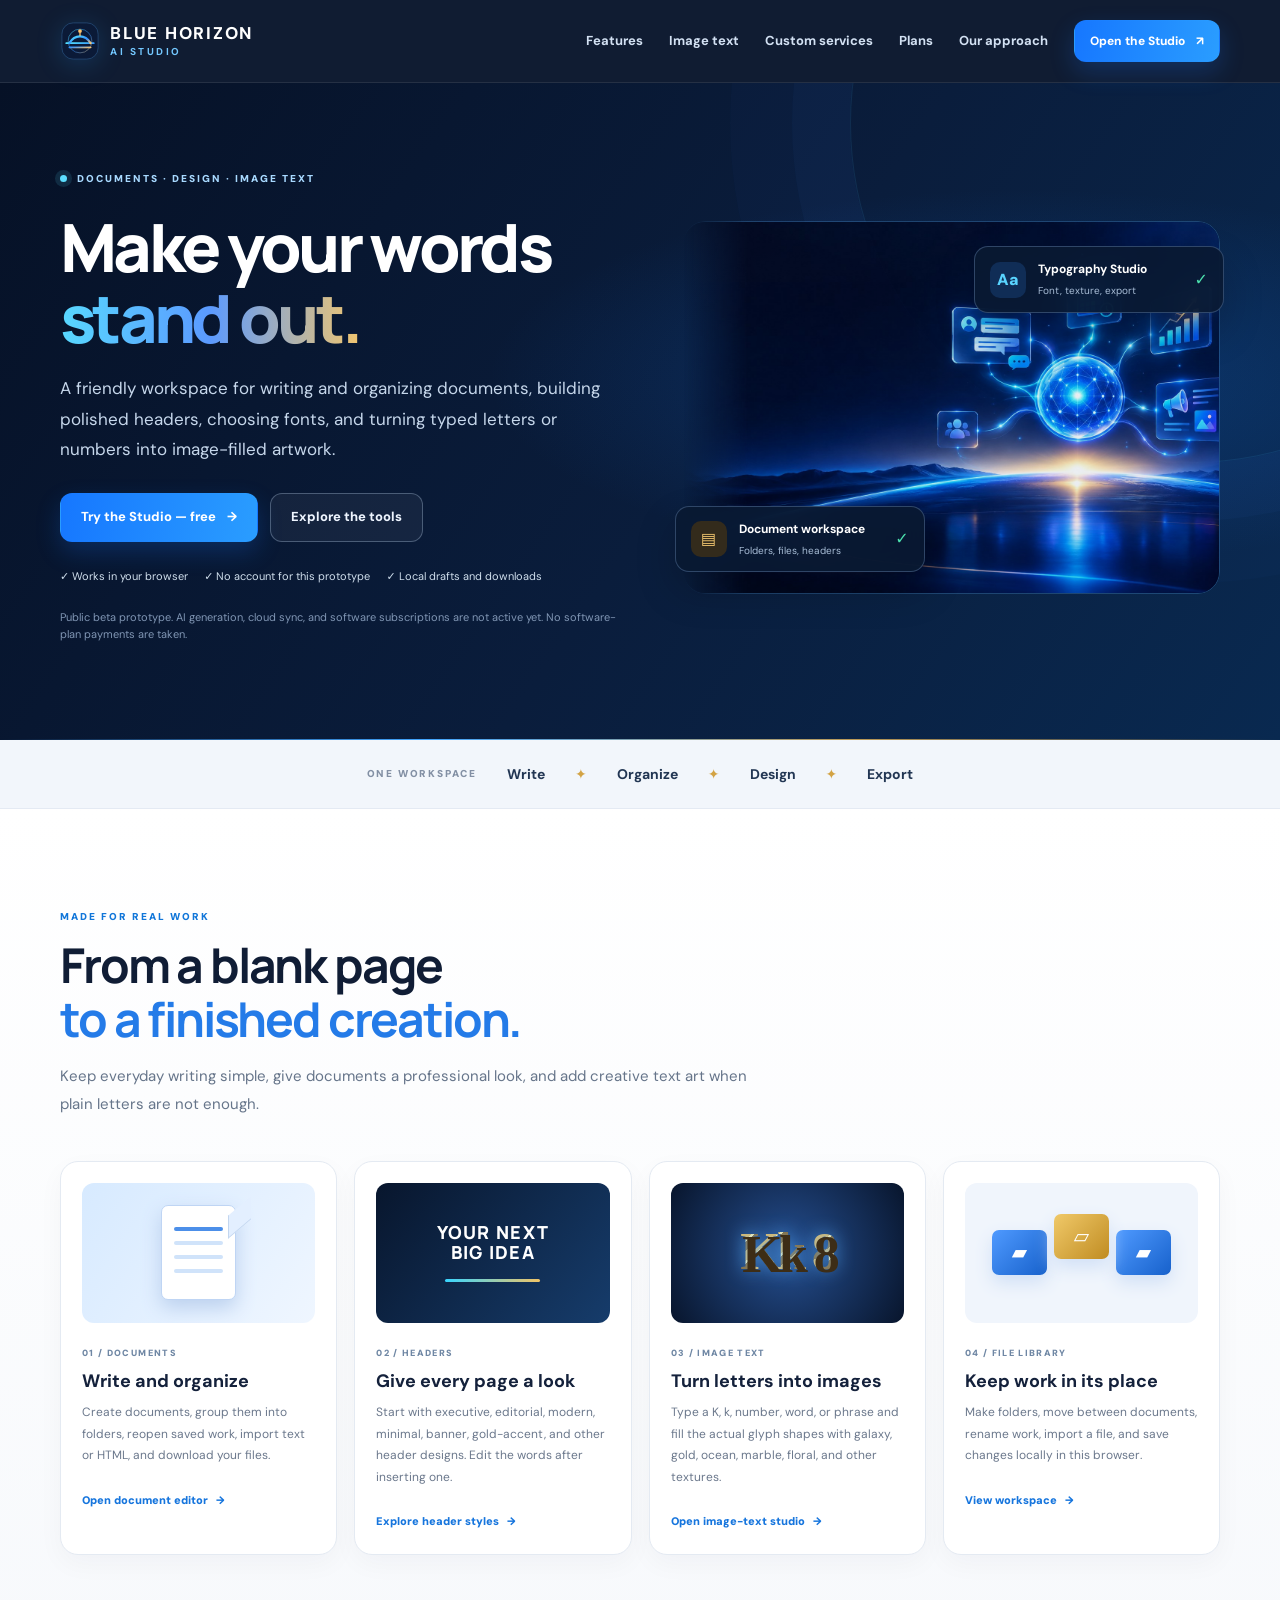
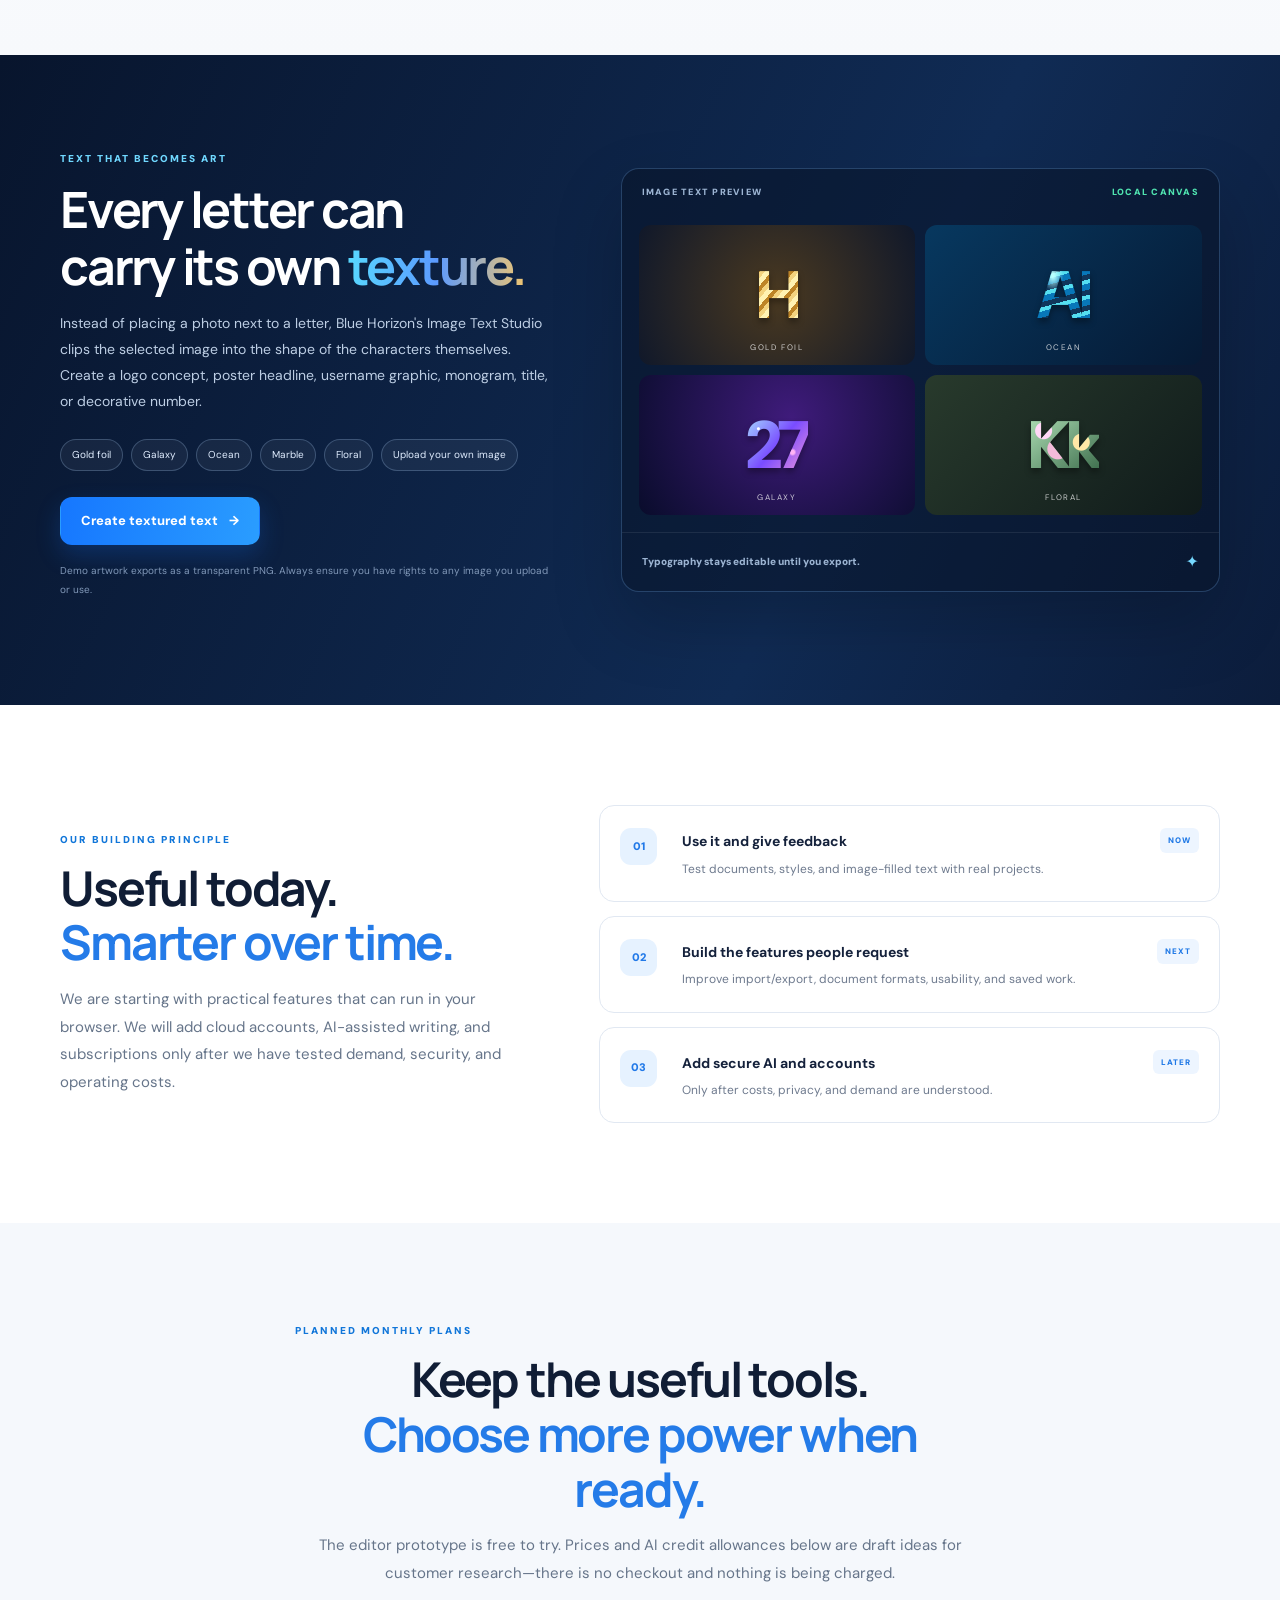
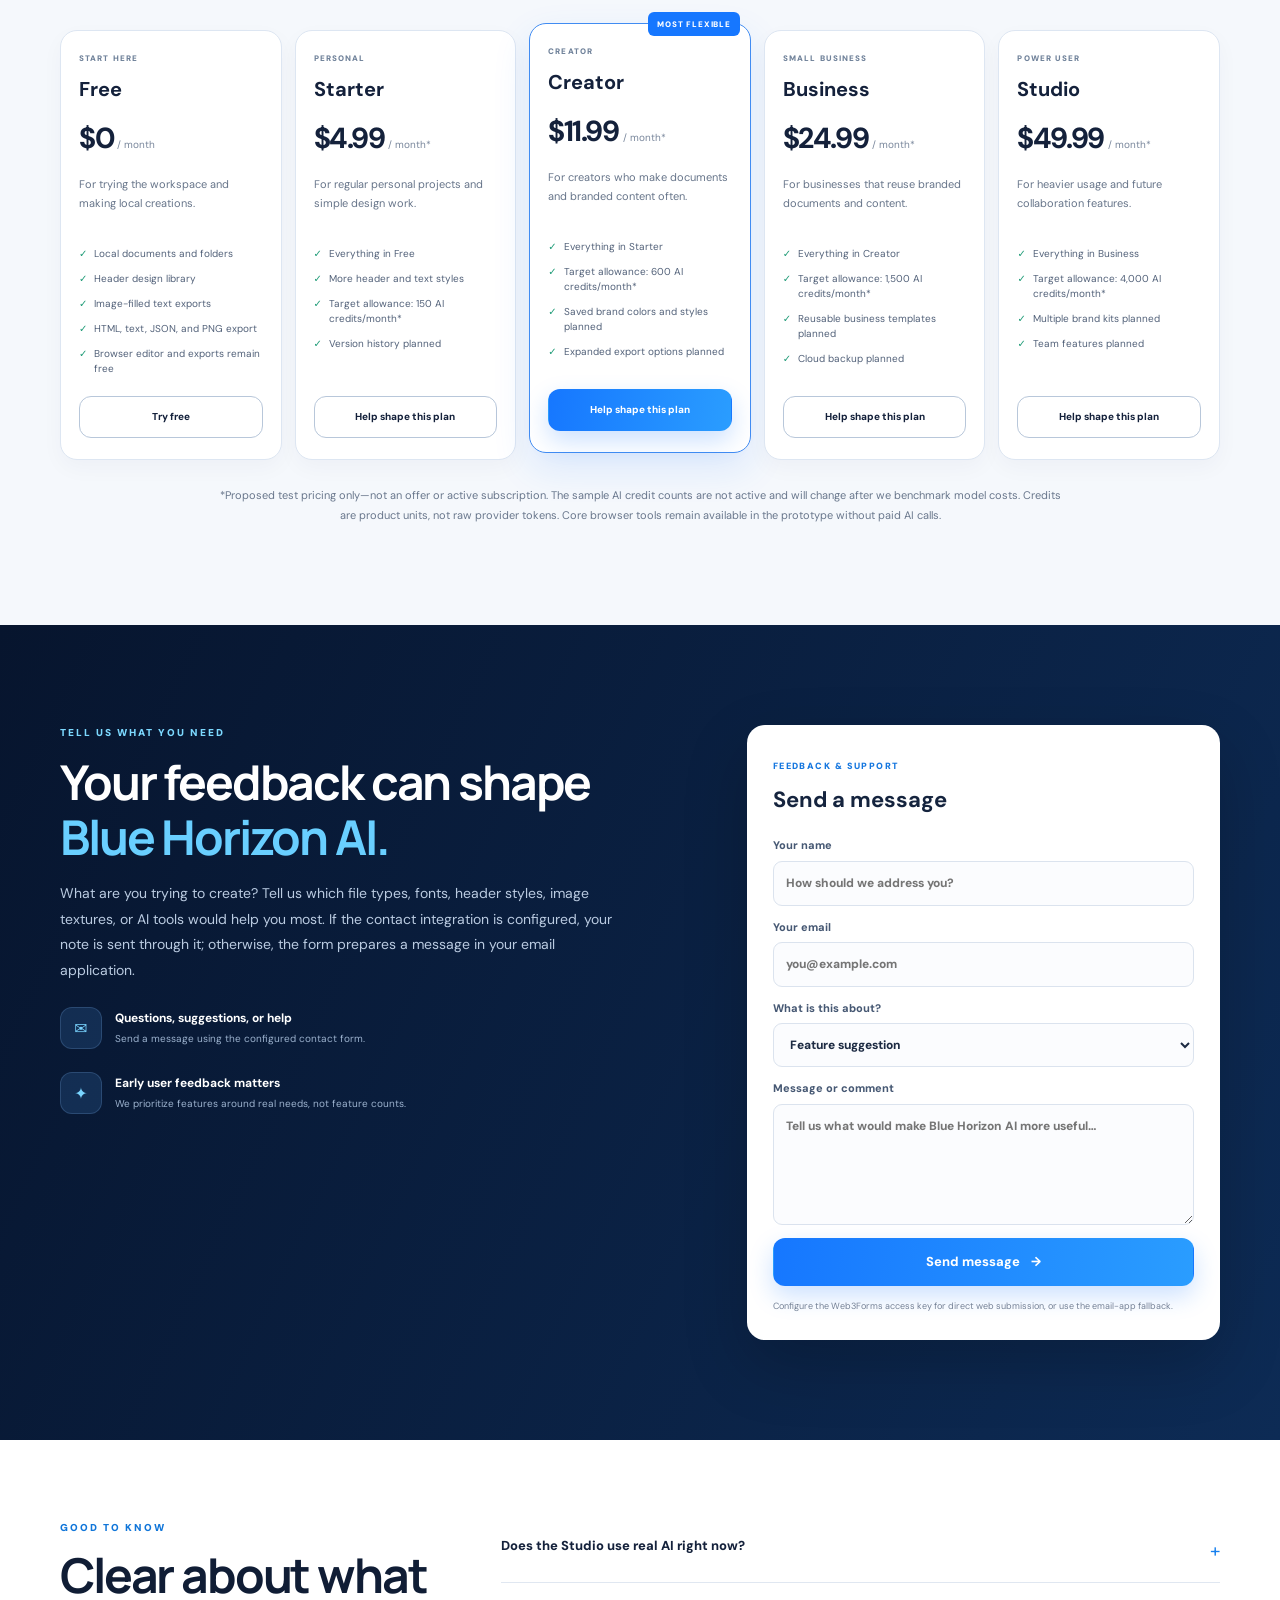
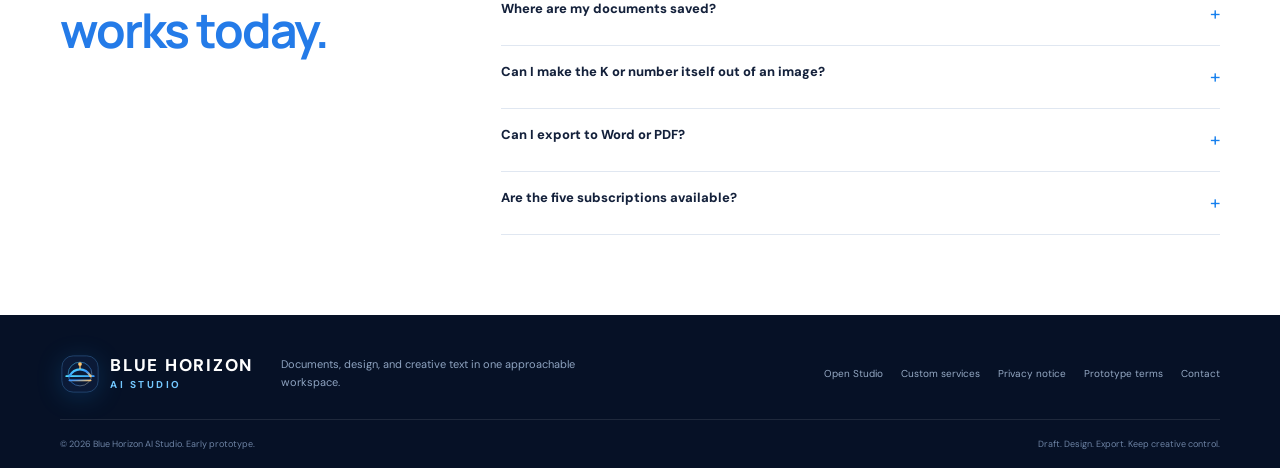
<file: index.html>
<!doctype html>
<html lang="en">
<head>
  <meta charset="utf-8">
  <meta name="viewport" content="width=device-width, initial-scale=1">
  <meta name="theme-color" content="#08152d">
  <meta name="description" content="Blue Horizon AI Studio brings documents, folders, polished headers, and image-filled typography together in one approachable workspace.">
  <meta property="og:title" content="Blue Horizon AI Studio — Make words work harder">
  <meta property="og:description" content="Create documents, design professional headers, and turn typed letters into texture-filled image art.">
  <meta property="og:image" content="assets/horizon-ai-hero.jpg">
  <title>Blue Horizon AI Studio — Make words work harder</title>
  <link rel="icon" href="assets/favicon.svg" type="image/svg+xml">
  <link rel="preconnect" href="https://fonts.googleapis.com">
  <link rel="preconnect" href="https://fonts.gstatic.com" crossorigin>
  <link href="https://fonts.googleapis.com/css2?family=DM+Sans:wght@400;500;600;700&family=Manrope:wght@400;500;600;700;800&display=swap" rel="stylesheet">
  <link rel="stylesheet" href="site.css">
  <script src="config.js" defer></script>
  <script src="contact.js" defer></script>
  <script src="site.js" defer></script>
</head>
<body>
  <a class="skip-link" href="#main">Skip to content</a>
  <header class="topbar" id="top">
    <div class="wrap nav-wrap">
      <a class="brand" href="#top" aria-label="Blue Horizon AI Studio home"><img src="assets/horizon-ai-mark.svg" alt="" width="40" height="40"><span><strong>BLUE HORIZON</strong><b>AI STUDIO</b></span></a>
      <button class="mobile-menu" id="mobile-menu" aria-label="Open navigation" aria-expanded="false">☰</button>
      <nav class="nav-links" id="nav-links" aria-label="Main navigation">
        <a href="#features">Features</a><a href="#letter-lab">Image text</a><a href="services.html">Custom services</a><a href="#plans">Plans</a><a href="#story">Our approach</a>
        <a class="button button-small button-primary" href="studio.html">Open the Studio <span aria-hidden="true">↗</span></a>
      </nav>
    </div>
  </header>

  <main id="main">
    <section class="hero">
      <div class="hero-orb" aria-hidden="true"></div>
      <div class="wrap hero-grid">
        <div class="hero-copy">
          <div class="eyebrow"><span class="live-dot"></span> DOCUMENTS · DESIGN · IMAGE TEXT</div>
          <h1>Make your words<br><span>stand out.</span></h1>
          <p class="hero-lede">A friendly workspace for writing and organizing documents, building polished headers, choosing fonts, and turning typed letters or numbers into image-filled artwork.</p>
          <div class="hero-cta"><a class="button button-primary" href="studio.html">Try the Studio — free <span>→</span></a><a class="button button-outline" href="#features">Explore the tools</a></div>
          <div class="hero-points"><span>✓ Works in your browser</span><span>✓ No account for this prototype</span><span>✓ Local drafts and downloads</span></div>
          <p class="hero-disclaimer">Public beta prototype. AI generation, cloud sync, and software subscriptions are not active yet. No software-plan payments are taken.</p>
        </div>
        <div class="hero-visual" aria-label="Blue Horizon AI artwork and workspace preview">
          <img class="hero-image" src="assets/horizon-ai-hero.jpg" alt="Blue digital horizon with connected creative interface panels">
          <div class="floating-card floating-card-top"><span class="mini-icon">Aa</span><div><strong>Typography Studio</strong><small>Font, texture, export</small></div><span class="card-check">✓</span></div>
          <div class="floating-card floating-card-bottom"><span class="mini-icon mini-icon-gold">▤</span><div><strong>Document workspace</strong><small>Folders, files, headers</small></div><span class="card-check">✓</span></div>
        </div>
      </div>
      <div class="hero-floor" aria-hidden="true"></div>
    </section>

    <section class="trust-strip"><div class="wrap trust-inner"><span>ONE WORKSPACE</span><b>Write</b><i>✦</i><b>Organize</b><i>✦</i><b>Design</b><i>✦</i><b>Export</b></div></section>

    <section class="section feature-section" id="features">
      <div class="wrap">
        <div class="section-heading"><div class="eyebrow eyebrow-dark">MADE FOR REAL WORK</div><h2>From a blank page<br><span>to a finished creation.</span></h2><p>Keep everyday writing simple, give documents a professional look, and add creative text art when plain letters are not enough.</p></div>
        <div class="feature-grid">
          <article class="feature-card"><div class="feature-art doc-art"><span class="doc-lines"></span><span class="doc-fold"></span></div><div class="feature-count">01 / DOCUMENTS</div><h3>Write and organize</h3><p>Create documents, group them into folders, reopen saved work, import text or HTML, and download your files.</p><a href="studio.html#writer" class="feature-link">Open document editor <span>→</span></a></article>
          <article class="feature-card"><div class="feature-art header-art"><span class="header-sample">YOUR NEXT<br>BIG IDEA</span><span class="header-line"></span></div><div class="feature-count">02 / HEADERS</div><h3>Give every page a look</h3><p>Start with executive, editorial, modern, minimal, banner, gold-accent, and other header designs. Edit the words after inserting one.</p><a href="studio.html#writer" class="feature-link">Explore header styles <span>→</span></a></article>
          <article class="feature-card"><div class="feature-art letter-art"><span class="texture-letter">Kk 8</span></div><div class="feature-count">03 / IMAGE TEXT</div><h3>Turn letters into images</h3><p>Type a K, k, number, word, or phrase and fill the actual glyph shapes with galaxy, gold, ocean, marble, floral, and other textures.</p><a href="studio.html#letter-art" class="feature-link">Open image-text studio <span>→</span></a></article>
          <article class="feature-card"><div class="feature-art folder-art"><span>▰</span><span>▱</span><span>▰</span></div><div class="feature-count">04 / FILE LIBRARY</div><h3>Keep work in its place</h3><p>Make folders, move between documents, rename work, import a file, and save changes locally in this browser.</p><a href="studio.html#library" class="feature-link">View workspace <span>→</span></a></article>
        </div>
      </div>
    </section>

    <section class="letter-section" id="letter-lab">
      <div class="wrap letter-layout">
        <div class="letter-copy"><div class="eyebrow">TEXT THAT BECOMES ART</div><h2>Every letter can<br>carry its own <span>texture.</span></h2><p>Instead of placing a photo next to a letter, Blue Horizon's Image Text Studio clips the selected image into the shape of the characters themselves. Create a logo concept, poster headline, username graphic, monogram, title, or decorative number.</p><div class="letter-tags"><span>Gold foil</span><span>Galaxy</span><span>Ocean</span><span>Marble</span><span>Floral</span><span>Upload your own image</span></div><a class="button button-primary" href="studio.html#letter-art">Create textured text <span>→</span></a><p class="small-note">Demo artwork exports as a transparent PNG. Always ensure you have rights to any image you upload or use.</p></div>
        <div class="letter-showcase"><div class="showcase-top"><span>IMAGE TEXT PREVIEW</span><span class="showcase-status">LOCAL CANVAS</span></div><div class="showcase-grid"><div class="showcase-tile tile-gold"><b>H</b><small>GOLD FOIL</small></div><div class="showcase-tile tile-ocean"><b>AI</b><small>OCEAN</small></div><div class="showcase-tile tile-galaxy"><b>27</b><small>GALAXY</small></div><div class="showcase-tile tile-floral"><b>Kk</b><small>FLORAL</small></div></div><div class="showcase-footer"><span>Typography stays editable until you export.</span><span>✦</span></div></div>
      </div>
    </section>

    <section class="section steps-section" id="story">
      <div class="wrap steps-layout"><div class="section-heading"><div class="eyebrow eyebrow-dark">OUR BUILDING PRINCIPLE</div><h2>Useful today.<br><span>Smarter over time.</span></h2><p>We are starting with practical features that can run in your browser. We will add cloud accounts, AI-assisted writing, and subscriptions only after we have tested demand, security, and operating costs.</p></div><div class="roadmap"><article><span>01</span><div><b>Use it and give feedback</b><p>Test documents, styles, and image-filled text with real projects.</p></div><em>NOW</em></article><article><span>02</span><div><b>Build the features people request</b><p>Improve import/export, document formats, usability, and saved work.</p></div><em>NEXT</em></article><article><span>03</span><div><b>Add secure AI and accounts</b><p>Only after costs, privacy, and demand are understood.</p></div><em>LATER</em></article></div></div>
    </section>

    <section class="section pricing-section" id="plans">
      <div class="wrap"><div class="section-heading section-heading-center"><div class="eyebrow eyebrow-dark">PLANNED MONTHLY PLANS</div><h2>Keep the useful tools.<br><span>Choose more power when ready.</span></h2><p>The editor prototype is free to try. Prices and AI credit allowances below are draft ideas for customer research—there is no checkout and nothing is being charged.</p></div>
        <div class="pricing-grid">
          <article class="price-card"><span class="plan-tag">START HERE</span><h3>Free</h3><p class="price"><strong>$0</strong><span>/ month</span></p><p class="plan-summary">For trying the workspace and making local creations.</p><ul><li>Local documents and folders</li><li>Header design library</li><li>Image-filled text exports</li><li>HTML, text, JSON, and PNG export</li><li>Browser editor and exports remain free</li></ul><a href="studio.html" class="button button-outline button-full">Try free</a></article>
          <article class="price-card"><span class="plan-tag">PERSONAL</span><h3>Starter</h3><p class="price"><strong>$4.99</strong><span>/ month*</span></p><p class="plan-summary">For regular personal projects and simple design work.</p><ul><li>Everything in Free</li><li>More header and text styles</li><li>Target allowance: 150 AI credits/month*</li><li>Version history planned</li></ul><a href="#contact" class="button button-outline button-full plan-contact">Help shape this plan</a></article>
          <article class="price-card price-featured"><div class="popular-ribbon">MOST FLEXIBLE</div><span class="plan-tag">CREATOR</span><h3>Creator</h3><p class="price"><strong>$11.99</strong><span>/ month*</span></p><p class="plan-summary">For creators who make documents and branded content often.</p><ul><li>Everything in Starter</li><li>Target allowance: 600 AI credits/month*</li><li>Saved brand colors and styles planned</li><li>Expanded export options planned</li></ul><a href="#contact" class="button button-primary button-full plan-contact">Help shape this plan</a></article>
          <article class="price-card"><span class="plan-tag">SMALL BUSINESS</span><h3>Business</h3><p class="price"><strong>$24.99</strong><span>/ month*</span></p><p class="plan-summary">For businesses that reuse branded documents and content.</p><ul><li>Everything in Creator</li><li>Target allowance: 1,500 AI credits/month*</li><li>Reusable business templates planned</li><li>Cloud backup planned</li></ul><a href="#contact" class="button button-outline button-full plan-contact">Help shape this plan</a></article>
          <article class="price-card"><span class="plan-tag">POWER USER</span><h3>Studio</h3><p class="price"><strong>$49.99</strong><span>/ month*</span></p><p class="plan-summary">For heavier usage and future collaboration features.</p><ul><li>Everything in Business</li><li>Target allowance: 4,000 AI credits/month*</li><li>Multiple brand kits planned</li><li>Team features planned</li></ul><a href="#contact" class="button button-outline button-full plan-contact">Help shape this plan</a></article>
        </div>
        <p class="pricing-note">*Proposed test pricing only—not an offer or active subscription. The sample AI credit counts are not active and will change after we benchmark model costs. Credits are product units, not raw provider tokens. Core browser tools remain available in the prototype without paid AI calls.</p>
      </div>
    </section>

    <section class="contact-section" id="contact"><div class="wrap contact-layout"><div class="contact-copy"><div class="eyebrow">TELL US WHAT YOU NEED</div><h2>Your feedback can shape<br><span>Blue Horizon AI.</span></h2><p>What are you trying to create? Tell us which file types, fonts, header styles, image textures, or AI tools would help you most. If the contact integration is configured, your note is sent through it; otherwise, the form prepares a message in your email application.</p><div class="contact-detail"><span class="contact-icon">✉</span><div><b>Questions, suggestions, or help</b><small>Send a message using the configured contact form.</small></div></div><div class="contact-detail"><span class="contact-icon">✦</span><div><b>Early user feedback matters</b><small>We prioritize features around real needs, not feature counts.</small></div></div></div>
      <form class="contact-form" id="contact-form"><div class="form-head"><span>FEEDBACK & SUPPORT</span><h3>Send a message</h3></div><label>Your name<input id="contact-name" required maxlength="90" autocomplete="name" placeholder="How should we address you?"></label><label>Your email<input id="contact-email" type="email" required maxlength="150" autocomplete="email" placeholder="you@example.com"></label><label>What is this about?<select id="contact-topic"><option>Feature suggestion</option><option>Bug report</option><option>Business inquiry</option><option>Accessibility request</option><option>Other question</option></select></label><label>Message or comment<textarea id="contact-message" rows="5" maxlength="1800" required placeholder="Tell us what would make Blue Horizon AI more useful…"></textarea></label><button type="submit" class="button button-primary button-full">Send message <span>→</span></button><p class="form-note" id="contact-status" role="status" aria-live="polite">Configure the Web3Forms access key for direct web submission, or use the email-app fallback.</p></form>
    </div></section>

    <section class="faq-section"><div class="wrap faq-wrap"><div><div class="eyebrow eyebrow-dark">GOOD TO KNOW</div><h2>Clear about what<br><span>works today.</span></h2></div><div class="faq-list"><details><summary>Does the Studio use real AI right now?</summary><p>No. The current editor, local document manager, and image-text generator run in the browser. AI-connected features are planned but not active.</p></details><details><summary>Where are my documents saved?</summary><p>Documents are stored in this browser's local storage on this device. They do not sync to an account or cloud server. Export important work regularly and do not use a shared computer for private documents.</p></details><details><summary>Can I make the K or number itself out of an image?</summary><p>Yes. In Image Text Studio, type the letter or number, choose a texture or upload your own image, then export the result as a transparent PNG. The image becomes the fill inside the character shapes.</p></details><details><summary>Can I export to Word or PDF?</summary><p>The current prototype exports HTML, plain text, JSON backups, and transparent PNG artwork. For a PDF, use the browser's print dialog and select Save as PDF. Direct DOCX export is not included yet.</p></details><details><summary>Are the five subscriptions available?</summary><p>No. The prices are proposed test ranges. There is no checkout and no AI credit allowance has been activated. We will not charge anyone until the paid product is implemented and the terms are clear.</p></details></div></div></section>
  </main>
  <footer class="site-footer"><div class="wrap footer-main"><a class="brand" href="#top"><img src="assets/horizon-ai-mark.svg" width="40" height="40" alt=""><span><strong>BLUE HORIZON</strong><b>AI STUDIO</b></span></a><div class="footer-blurb">Documents, design, and creative text in one approachable workspace.</div><div class="footer-links"><a href="studio.html">Open Studio</a><a href="services.html">Custom services</a><a href="privacy.html">Privacy notice</a><a href="terms.html">Prototype terms</a><a href="#contact">Contact</a></div></div><div class="wrap footer-bottom"><span>© <span id="current-year">2026</span> Blue Horizon AI Studio. Early prototype.</span><span>Draft. Design. Export. Keep creative control.</span></div></footer>
  <div class="toast" id="site-toast" role="status" aria-live="polite"></div>
</body>
</html>
</file>
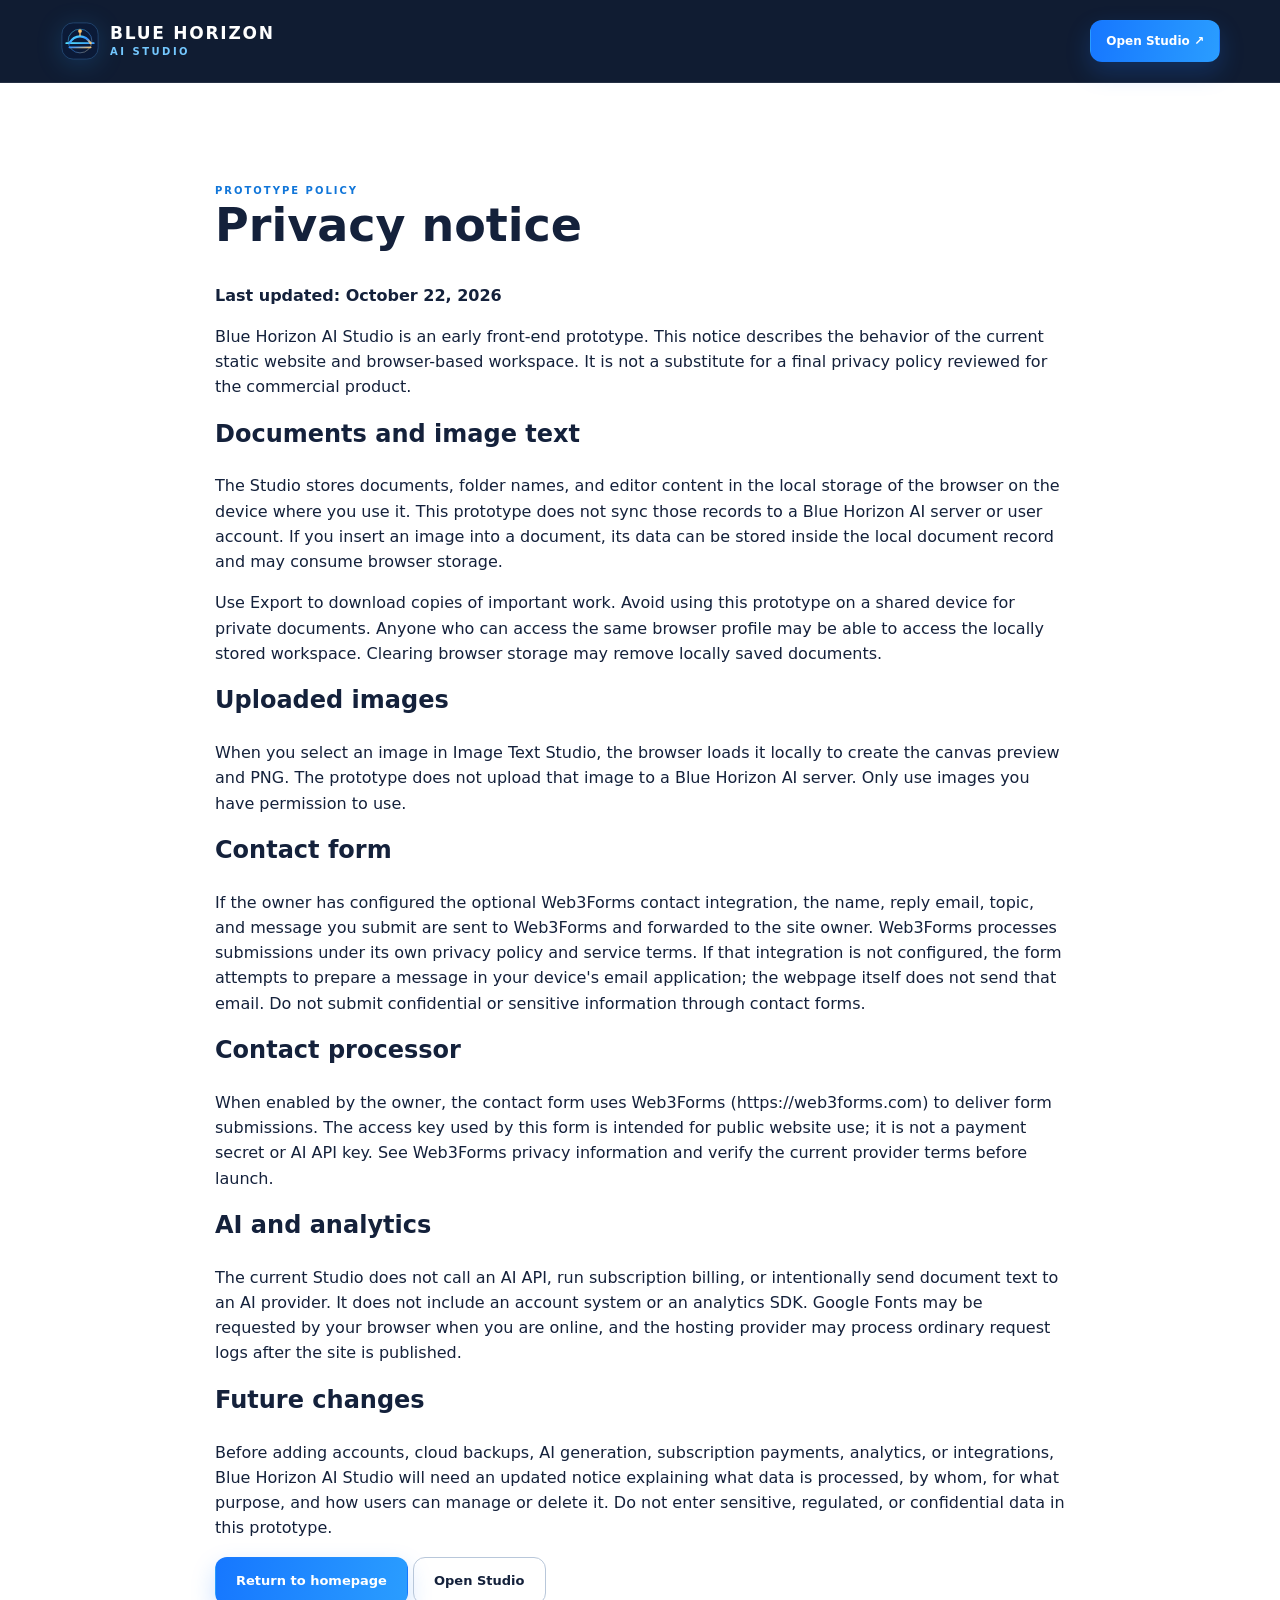
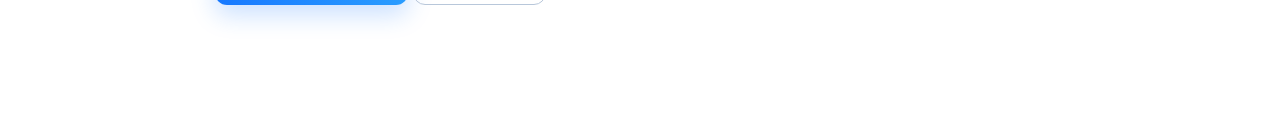
<file: privacy.html>
<!doctype html>
<html lang="en"><head><meta charset="utf-8"><meta name="viewport" content="width=device-width,initial-scale=1"><title>Privacy Notice — Blue Horizon AI Studio</title><link rel="icon" href="assets/favicon.svg" type="image/svg+xml"><link rel="stylesheet" href="site.css"><script src="config.js" defer></script><script src="contact.js" defer></script></head>
<body><header class="topbar"><div class="wrap nav-wrap"><a class="brand" href="index.html"><img src="assets/horizon-ai-mark.svg" alt="" width="40" height="40"><span><strong>BLUE HORIZON</strong><b>AI STUDIO</b></span></a><a class="button button-small button-primary" href="studio.html">Open Studio ↗</a></div></header><main class="section"><div class="wrap" style="max-width:850px"><div class="eyebrow eyebrow-dark">PROTOTYPE POLICY</div><h1 style="font-size:clamp(32px,5vw,46px);line-height:1.15">Privacy notice</h1><p><strong>Last updated: October 22, 2026</strong></p><p>Blue Horizon AI Studio is an early front-end prototype. This notice describes the behavior of the current static website and browser-based workspace. It is not a substitute for a final privacy policy reviewed for the commercial product.</p><h2>Documents and image text</h2><p>The Studio stores documents, folder names, and editor content in the local storage of the browser on the device where you use it. This prototype does not sync those records to a Blue Horizon AI server or user account. If you insert an image into a document, its data can be stored inside the local document record and may consume browser storage.</p><p>Use Export to download copies of important work. Avoid using this prototype on a shared device for private documents. Anyone who can access the same browser profile may be able to access the locally stored workspace. Clearing browser storage may remove locally saved documents.</p><h2>Uploaded images</h2><p>When you select an image in Image Text Studio, the browser loads it locally to create the canvas preview and PNG. The prototype does not upload that image to a Blue Horizon AI server. Only use images you have permission to use.</p><h2>Contact form</h2><p>If the owner has configured the optional Web3Forms contact integration, the name, reply email, topic, and message you submit are sent to Web3Forms and forwarded to the site owner. Web3Forms processes submissions under its own privacy policy and service terms. If that integration is not configured, the form attempts to prepare a message in your device's email application; the webpage itself does not send that email. Do not submit confidential or sensitive information through contact forms.</p><h2>Contact processor</h2><p>When enabled by the owner, the contact form uses Web3Forms (https://web3forms.com) to deliver form submissions. The access key used by this form is intended for public website use; it is not a payment secret or AI API key. See <a href="https://web3forms.com/privacy-policy" rel="noopener noreferrer">Web3Forms privacy information</a> and verify the current provider terms before launch.</p><h2>AI and analytics</h2><p>The current Studio does not call an AI API, run subscription billing, or intentionally send document text to an AI provider. It does not include an account system or an analytics SDK. Google Fonts may be requested by your browser when you are online, and the hosting provider may process ordinary request logs after the site is published.</p><h2>Future changes</h2><p>Before adding accounts, cloud backups, AI generation, subscription payments, analytics, or integrations, Blue Horizon AI Studio will need an updated notice explaining what data is processed, by whom, for what purpose, and how users can manage or delete it. Do not enter sensitive, regulated, or confidential data in this prototype.</p><p><a class="button button-primary" href="index.html">Return to homepage</a> <a class="button button-outline" href="studio.html">Open Studio</a></p></div></main></body></html>
</file>
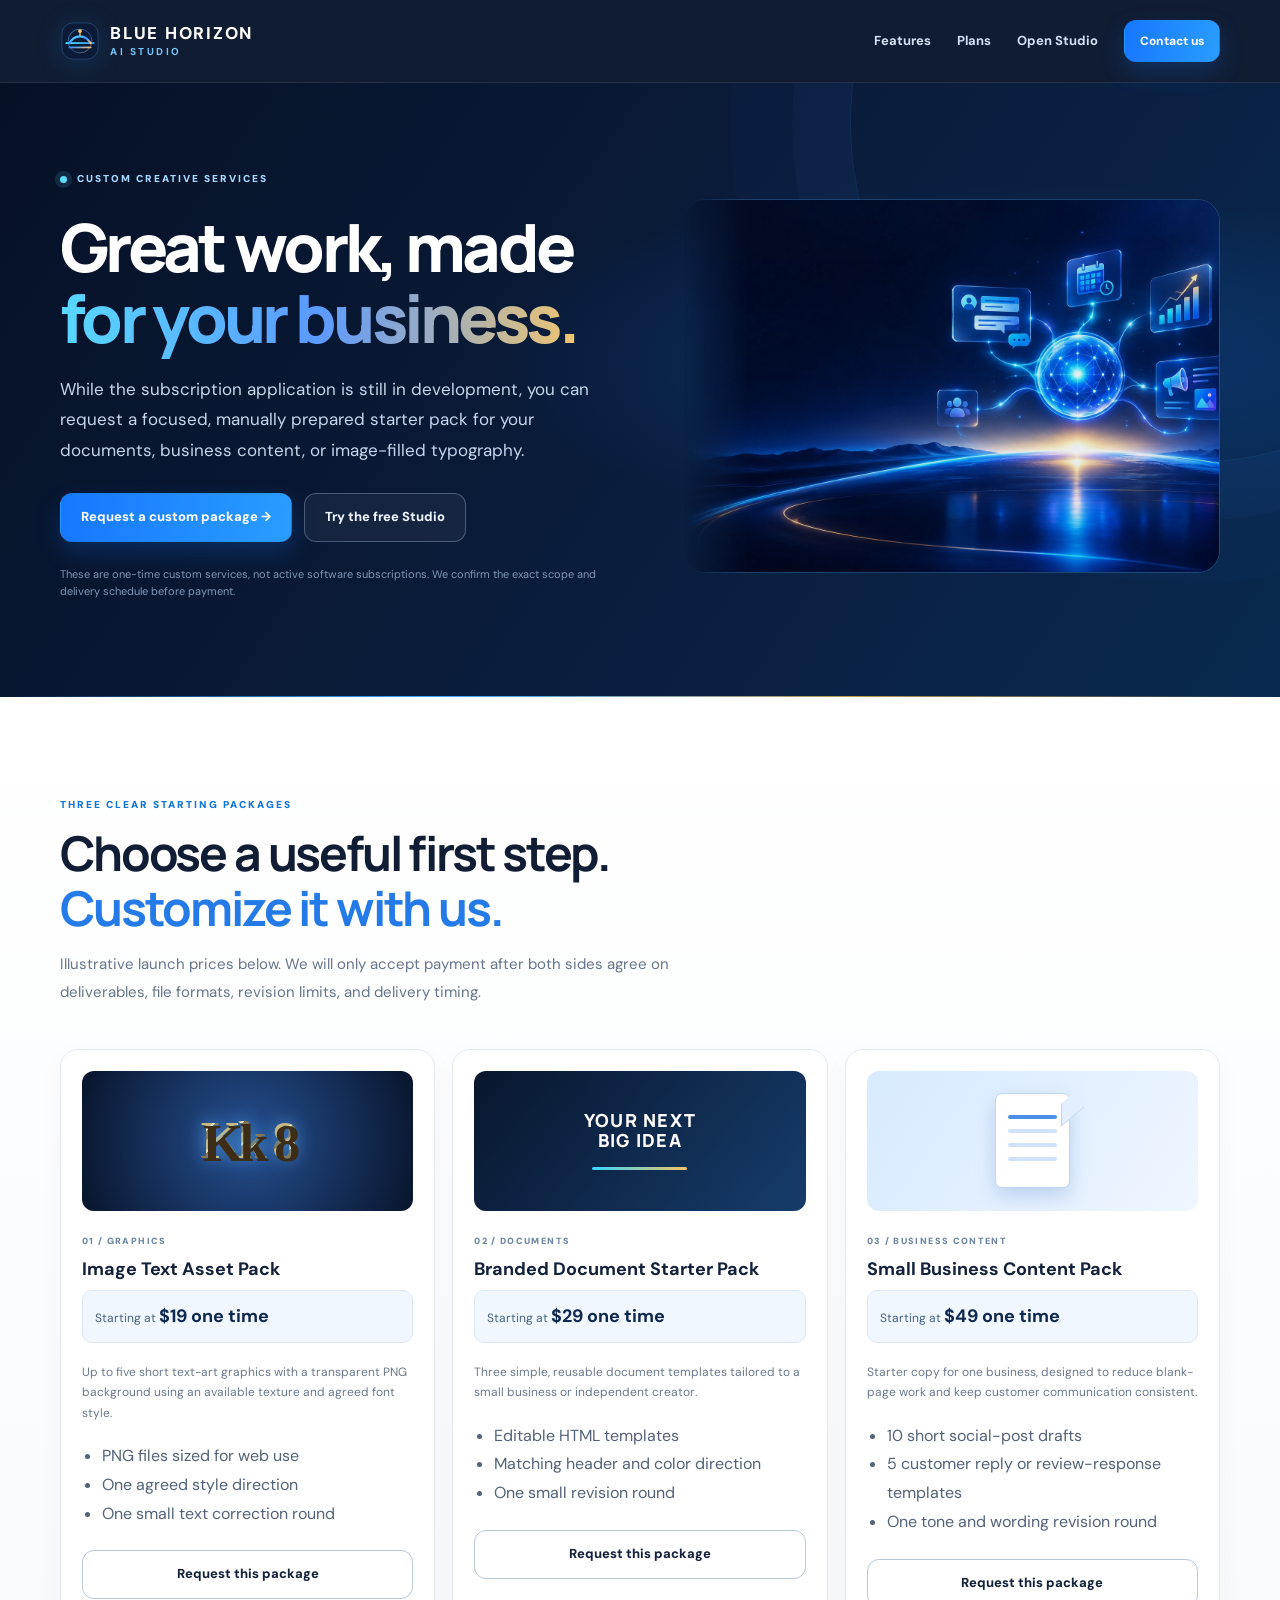
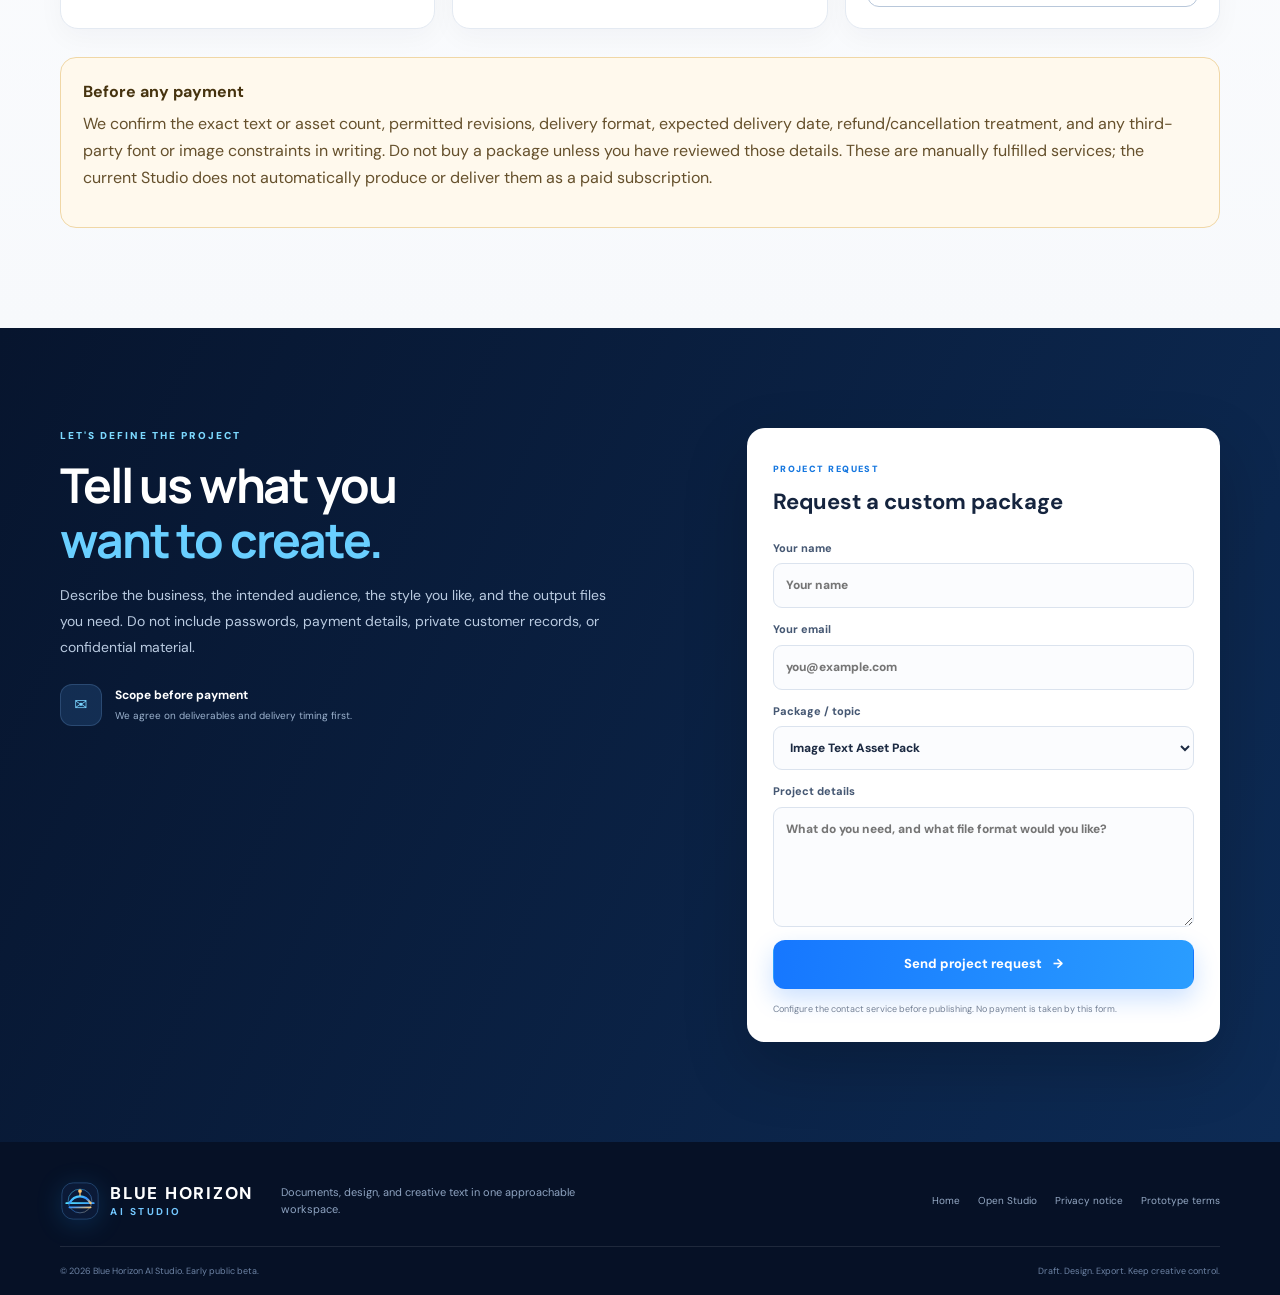
<file: services.html>
<!doctype html>
<html lang="en">
<head>
  <meta charset="utf-8">
  <meta name="viewport" content="width=device-width, initial-scale=1">
  <meta name="theme-color" content="#08152d">
  <meta name="description" content="Request custom image-filled typography, branded document templates, and small-business content packs from Blue Horizon AI Studio.">
  <title>Custom Creative Services — Blue Horizon AI Studio</title>
  <link rel="icon" href="assets/favicon.svg" type="image/svg+xml">
  <link rel="preconnect" href="https://fonts.googleapis.com"><link rel="preconnect" href="https://fonts.gstatic.com" crossorigin>
  <link href="https://fonts.googleapis.com/css2?family=DM+Sans:wght@400;500;600;700&family=Manrope:wght@400;500;600;700;800&display=swap" rel="stylesheet">
  <link rel="stylesheet" href="site.css">
  <script src="config.js" defer></script><script src="contact.js" defer></script><script src="site.js" defer></script>
</head>
<body>
  <a class="skip-link" href="#main">Skip to content</a>
  <header class="topbar" id="top"><div class="wrap nav-wrap">
    <a class="brand" href="index.html" aria-label="Blue Horizon AI Studio home"><img src="assets/horizon-ai-mark.svg" alt="" width="40" height="40"><span><strong>BLUE HORIZON</strong><b>AI STUDIO</b></span></a>
    <button class="mobile-menu" id="mobile-menu" aria-label="Open navigation" aria-expanded="false">☰</button>
    <nav class="nav-links" id="nav-links" aria-label="Main navigation"><a href="index.html#features">Features</a><a href="index.html#plans">Plans</a><a href="studio.html">Open Studio</a><a class="button button-small button-primary" href="index.html#contact">Contact us</a></nav>
  </div></header>
  <main id="main">
    <section class="hero"><div class="hero-orb" aria-hidden="true"></div><div class="wrap hero-grid">
      <div class="hero-copy"><div class="eyebrow"><span class="live-dot"></span> CUSTOM CREATIVE SERVICES</div>
        <h1>Great work, made<br><span>for your business.</span></h1>
        <p class="hero-lede">While the subscription application is still in development, you can request a focused, manually prepared starter pack for your documents, business content, or image-filled typography.</p>
        <div class="hero-cta"><a class="button button-primary" href="index.html#contact">Request a custom package →</a><a class="button button-outline" href="studio.html">Try the free Studio</a></div>
        <p class="hero-disclaimer">These are one-time custom services, not active software subscriptions. We confirm the exact scope and delivery schedule before payment.</p>
      </div>
      <div class="hero-visual"><img class="hero-image" src="assets/horizon-ai-hero.jpg" alt="Blue technology horizon with connected creative tools"></div>
    </div><div class="hero-floor" aria-hidden="true"></div></section>
    <section class="section feature-section"><div class="wrap"><div class="section-heading"><div class="eyebrow eyebrow-dark">THREE CLEAR STARTING PACKAGES</div><h2>Choose a useful first step.<br><span>Customize it with us.</span></h2><p>Illustrative launch prices below. We will only accept payment after both sides agree on deliverables, file formats, revision limits, and delivery timing.</p></div>
      <div class="feature-grid service-grid">
        <article class="feature-card"><div class="feature-art letter-art"><span class="texture-letter">Kk 8</span></div><div class="feature-count">01 / GRAPHICS</div><h3>Image Text Asset Pack</h3><p class="service-price">Starting at <strong>$19 one time</strong></p><p>Up to five short text-art graphics with a transparent PNG background using an available texture and agreed font style.</p><ul><li>PNG files sized for web use</li><li>One agreed style direction</li><li>One small text correction round</li></ul><a class="button button-outline button-full service-checkout" data-service-checkout="image-text" href="index.html?service=image-text#contact">Request this package</a></article>
        <article class="feature-card"><div class="feature-art header-art"><span class="header-sample">YOUR NEXT<br>BIG IDEA</span><span class="header-line"></span></div><div class="feature-count">02 / DOCUMENTS</div><h3>Branded Document Starter Pack</h3><p class="service-price">Starting at <strong>$29 one time</strong></p><p>Three simple, reusable document templates tailored to a small business or independent creator.</p><ul><li>Editable HTML templates</li><li>Matching header and color direction</li><li>One small revision round</li></ul><a class="button button-outline button-full service-checkout" data-service-checkout="document-starter" href="index.html?service=document-starter#contact">Request this package</a></article>
        <article class="feature-card"><div class="feature-art doc-art"><span class="doc-lines"></span><span class="doc-fold"></span></div><div class="feature-count">03 / BUSINESS CONTENT</div><h3>Small Business Content Pack</h3><p class="service-price">Starting at <strong>$49 one time</strong></p><p>Starter copy for one business, designed to reduce blank-page work and keep customer communication consistent.</p><ul><li>10 short social-post drafts</li><li>5 customer reply or review-response templates</li><li>One tone and wording revision round</li></ul><a class="button button-outline button-full service-checkout" data-service-checkout="business-content" href="index.html?service=business-content#contact">Request this package</a></article>
      </div>
      <div class="service-terms-note"><b>Before any payment</b><p>We confirm the exact text or asset count, permitted revisions, delivery format, expected delivery date, refund/cancellation treatment, and any third-party font or image constraints in writing. Do not buy a package unless you have reviewed those details. These are manually fulfilled services; the current Studio does not automatically produce or deliver them as a paid subscription.</p></div>
    </div></section>
    <section class="contact-section" id="contact"><div class="wrap contact-layout"><div class="contact-copy"><div class="eyebrow">LET'S DEFINE THE PROJECT</div><h2>Tell us what you<br><span>want to create.</span></h2><p>Describe the business, the intended audience, the style you like, and the output files you need. Do not include passwords, payment details, private customer records, or confidential material.</p><div class="contact-detail"><span class="contact-icon">✉</span><div><b>Scope before payment</b><small>We agree on deliverables and delivery timing first.</small></div></div></div>
      <form class="contact-form" id="contact-form"><div class="form-head"><span>PROJECT REQUEST</span><h3>Request a custom package</h3></div><label>Your name<input id="contact-name" required maxlength="90" autocomplete="name" placeholder="Your name"></label><label>Your email<input id="contact-email" type="email" required maxlength="150" autocomplete="email" placeholder="you@example.com"></label><label>Package / topic<select id="contact-topic"><option>Image Text Asset Pack</option><option>Branded Document Starter Pack</option><option>Small Business Content Pack</option><option>Business inquiry</option><option>Custom project inquiry</option><option>Other question</option></select></label><label>Project details<textarea id="contact-message" rows="5" maxlength="1800" required placeholder="What do you need, and what file format would you like?"></textarea></label><button type="submit" class="button button-primary button-full">Send project request <span>→</span></button><p class="form-note" id="contact-status" role="status" aria-live="polite">Configure the contact service before publishing. No payment is taken by this form.</p></form>
    </div></section>
  </main>
  <footer class="site-footer"><div class="wrap footer-main"><a class="brand" href="index.html"><img src="assets/horizon-ai-mark.svg" width="40" height="40" alt=""><span><strong>BLUE HORIZON</strong><b>AI STUDIO</b></span></a><div class="footer-blurb">Documents, design, and creative text in one approachable workspace.</div><div class="footer-links"><a href="index.html">Home</a><a href="studio.html">Open Studio</a><a href="privacy.html">Privacy notice</a><a href="terms.html">Prototype terms</a></div></div><div class="wrap footer-bottom"><span>© <span id="current-year">2026</span> Blue Horizon AI Studio. Early public beta.</span><span>Draft. Design. Export. Keep creative control.</span></div></footer>
  <div class="toast" id="site-toast" role="status" aria-live="polite"></div>
</body>
</html>
</file>
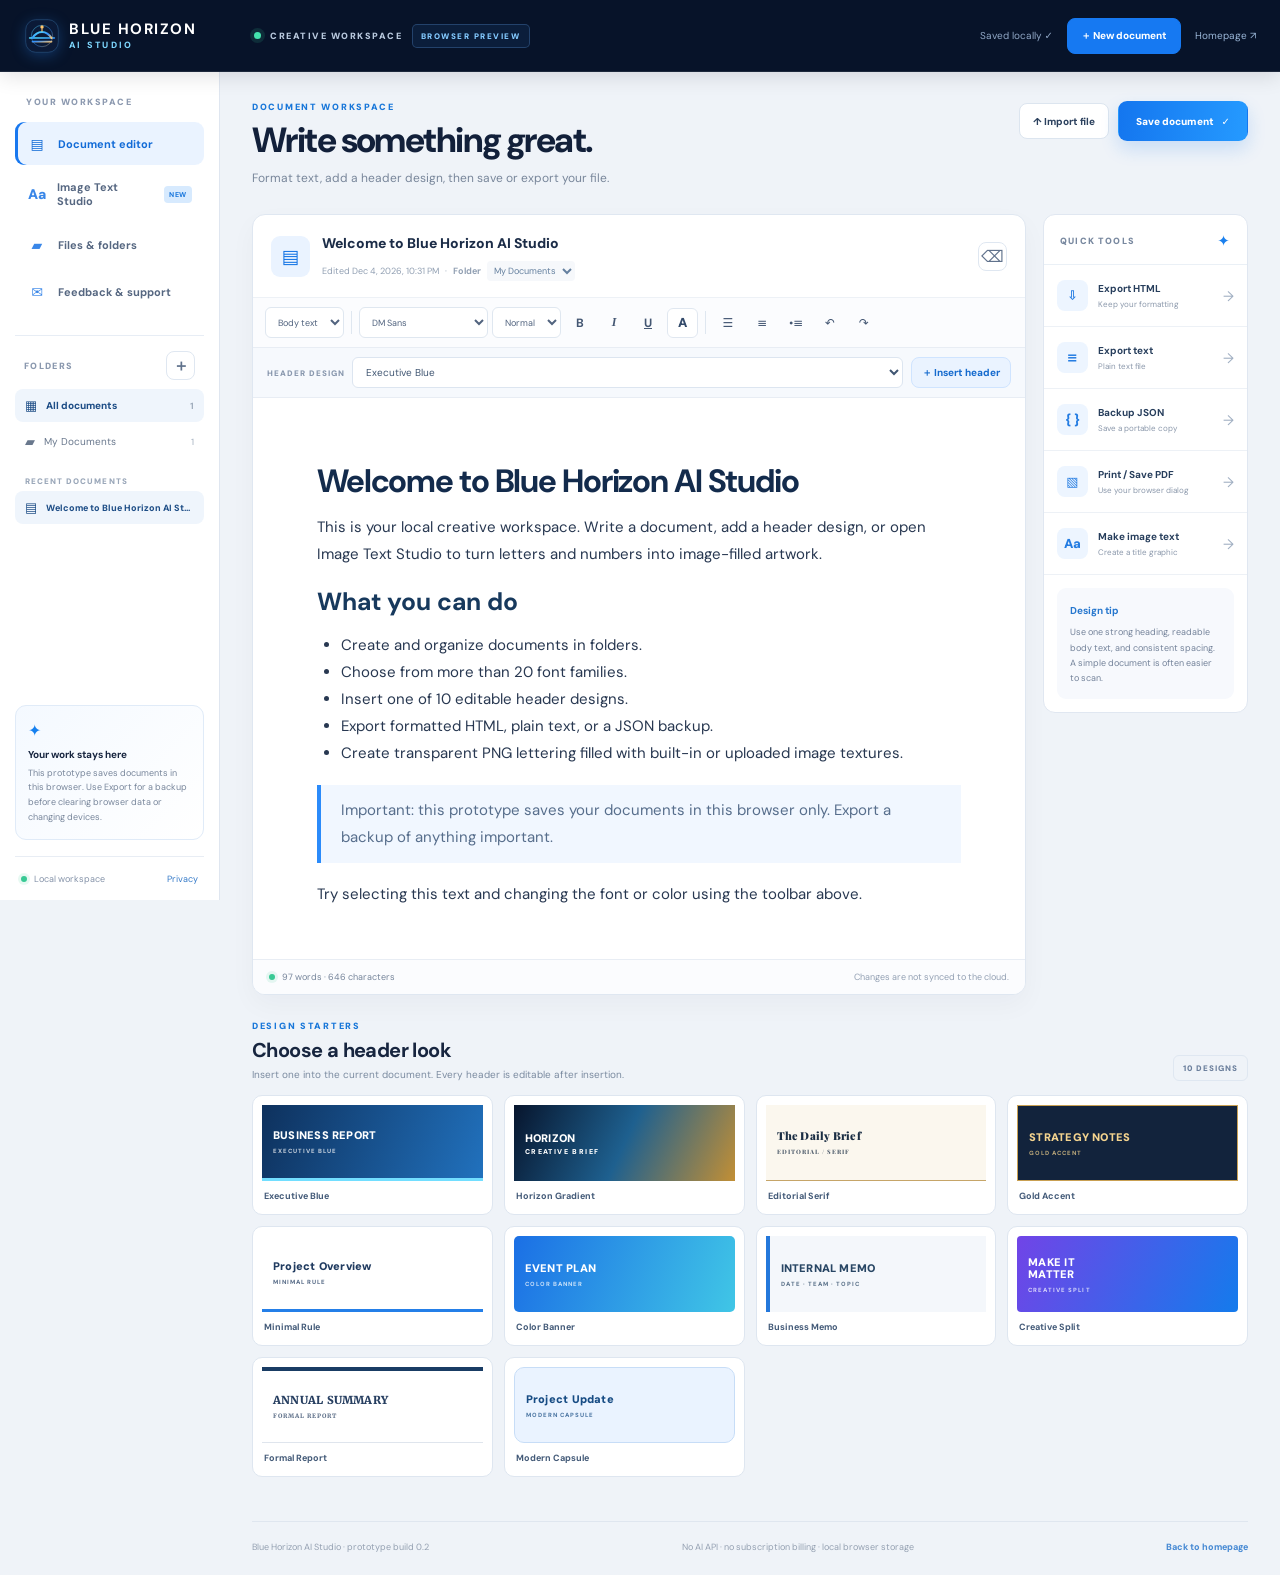
<file: studio.html>
<!doctype html>
<html lang="en">
<head>
  <meta charset="utf-8">
  <meta name="viewport" content="width=device-width, initial-scale=1">
  <meta name="theme-color" content="#07132a">
  <meta name="description" content="Blue Horizon AI Studio prototype: write documents, organize folders, apply header designs, and create image-filled typography.">
  <title>Blue Horizon AI Studio — Workspace</title>
  <link rel="icon" href="assets/favicon.svg" type="image/svg+xml">
  <link rel="preconnect" href="https://fonts.googleapis.com">
  <link rel="preconnect" href="https://fonts.gstatic.com" crossorigin>
  <link href="https://fonts.googleapis.com/css2?family=Bebas+Neue&family=Cinzel:wght@400;500;600;700&family=DM+Sans:wght@400;500;600;700&family=Dancing+Script:wght@400;500;600;700&family=DM+Serif+Display&family=Inter:wght@400;500;600;700;800&family=Lato:wght@400;700;900&family=Lora:wght@400;500;600;700&family=Manrope:wght@400;500;600;700;800&family=Merriweather:wght@400;700;900&family=Montserrat:wght@400;500;600;700;800&family=Nunito:wght@400;500;600;700;800&family=Open+Sans:wght@400;600;700;800&family=Oswald:wght@400;500;600;700&family=Pacifico&family=Playfair+Display:wght@400;500;600;700;800&family=Poppins:wght@400;500;600;700;800&family=Raleway:wght@400;500;600;700;800&family=Roboto:wght@400;500;700;900&family=Source+Sans+3:wght@400;600;700&family=Space+Grotesk:wght@400;500;600;700&display=swap" rel="stylesheet">
  <link rel="stylesheet" href="studio.css">
  <script src="config.js" defer></script>
  <script src="contact.js" defer></script>
  <script src="studio.js" defer></script>
</head>
<body class="studio-body">
  <a class="skip-link" href="#app-main">Skip to workspace</a>
  <header class="studio-topbar">
    <a class="studio-brand" href="index.html" title="Back to Blue Horizon AI homepage"><img src="assets/horizon-ai-mark.svg" alt="" width="36" height="36"><span><b>BLUE HORIZON</b><small>AI STUDIO</small></span></a>
    <div class="workspace-title"><span class="workspace-pip"></span><span>CREATIVE WORKSPACE</span><span class="beta-pill">BROWSER PREVIEW</span></div>
    <div class="top-actions"><span class="save-state" id="save-state" aria-live="polite">All changes local</span><button class="small-btn" id="top-new-doc" type="button">＋ New document</button><a class="top-home-link" href="index.html">Homepage ↗</a></div>
  </header>
  <div class="mobile-warning"><strong>Tip:</strong> Blue Horizon AI Studio works best on a computer or tablet for rich text editing.</div>

  <div class="studio-shell">
    <aside class="studio-sidebar" aria-label="Workspace navigation">
      <div class="sidebar-brand-label">YOUR WORKSPACE</div>
      <button class="side-tab is-active" type="button" data-view="writer" aria-pressed="true"><span class="side-tab-icon">▤</span><span>Document editor</span></button>
      <button class="side-tab" type="button" data-view="letter-art" aria-pressed="false"><span class="side-tab-icon">Aa</span><span>Image Text Studio</span><span class="new-mark">NEW</span></button>
      <button class="side-tab" type="button" data-view="library" aria-pressed="false"><span class="side-tab-icon">▰</span><span>Files & folders</span></button>
      <button class="side-tab" type="button" data-view="contact" aria-pressed="false"><span class="side-tab-icon">✉</span><span>Feedback & support</span></button>
      <div class="sidebar-divider"></div>
      <div class="sidebar-section-head"><span>FOLDERS</span><button id="add-folder" class="icon-button" type="button" title="Create folder" aria-label="Create folder">＋</button></div>
      <div class="folder-list" id="folder-list"></div>
      <div class="sidebar-note"><span class="note-spark">✦</span><strong>Your work stays here</strong><p>This prototype saves documents in this browser. Use Export for a backup before clearing browser data or changing devices.</p></div>
      <div class="sidebar-bottom"><span class="sidebar-status-dot"></span><span>Local workspace</span><a href="privacy.html">Privacy</a></div>
    </aside>

    <main class="studio-main" id="app-main">
      <section class="workspace-view is-visible" id="writer" data-page="writer">
        <div class="view-heading"><div><div class="kicker">DOCUMENT WORKSPACE</div><h1>Write something great.</h1><p>Format text, add a header design, then save or export your file.</p></div><div class="heading-actions"><label class="file-button" for="import-file">↑ Import file</label><input id="import-file" type="file" accept=".txt,.md,.html,.htm,.json,text/plain,text/html,application/json" hidden><button type="button" class="button button-primary" id="save-doc">Save document <span>✓</span></button></div></div>
        <div class="editor-layout">
          <section class="editor-panel" aria-label="Document editor">
            <div class="document-meta"><div class="document-icon">▤</div><div class="document-meta-inputs"><label class="sr-only" for="document-title">Document name</label><input id="document-title" type="text" maxlength="140" value="Welcome to Blue Horizon AI Studio" aria-label="Document name"><div class="doc-meta-sub"><span id="doc-updated">New workspace note</span><span>·</span><label for="document-folder">Folder</label><select id="document-folder" aria-label="Document folder"></select></div></div><button class="icon-button danger-icon" id="delete-doc" type="button" title="Delete this document" aria-label="Delete this document">⌫</button></div>
            <div class="editor-toolbar" role="toolbar" aria-label="Text formatting">
              <select id="block-style" aria-label="Paragraph style" title="Paragraph style"><option value="P">Body text</option><option value="H1">Heading 1</option><option value="H2">Heading 2</option><option value="H3">Heading 3</option><option value="BLOCKQUOTE">Quote</option></select>
              <span class="toolbar-divider"></span>
              <select id="font-family" aria-label="Font family" title="Font family"><option value="DM Sans">DM Sans</option><option value="Inter">Inter</option><option value="Manrope">Manrope</option><option value="Roboto">Roboto</option><option value="Open Sans">Open Sans</option><option value="Lato">Lato</option><option value="Montserrat">Montserrat</option><option value="Poppins">Poppins</option><option value="Nunito">Nunito</option><option value="Raleway">Raleway</option><option value="Source Sans 3">Source Sans 3</option><option value="Space Grotesk">Space Grotesk</option><option value="Playfair Display">Playfair Display</option><option value="DM Serif Display">DM Serif Display</option><option value="Merriweather">Merriweather</option><option value="Lora">Lora</option><option value="Oswald">Oswald</option><option value="Bebas Neue">Bebas Neue</option><option value="Cinzel">Cinzel</option><option value="Dancing Script">Dancing Script</option><option value="Pacifico">Pacifico</option><option value="Georgia">Georgia (system)</option><option value="Arial">Arial (system)</option><option value="Courier New">Courier New (system)</option></select>
              <select id="font-size" aria-label="Font size" title="Font size"><option value="2">Small</option><option value="3" selected>Normal</option><option value="4">Large</option><option value="5">XL</option><option value="6">XXL</option><option value="7">Display</option></select>
              <button class="format-button" type="button" data-command="bold" title="Bold" aria-label="Bold"><b>B</b></button><button class="format-button italic-format" type="button" data-command="italic" title="Italic" aria-label="Italic">I</button><button class="format-button underline-format" type="button" data-command="underline" title="Underline" aria-label="Underline">U</button>
              <label class="color-control" title="Text color"><span>A</span><input type="color" id="text-color" value="#17243b" aria-label="Text color"></label>
              <span class="toolbar-divider"></span><button class="format-button" type="button" data-command="justifyLeft" aria-label="Align left" title="Align left">☰</button><button class="format-button" type="button" data-command="justifyCenter" aria-label="Center" title="Center">≡</button><button class="format-button" type="button" data-command="insertUnorderedList" aria-label="Bulleted list" title="Bulleted list">•≡</button><button class="format-button" type="button" data-command="undo" aria-label="Undo" title="Undo">↶</button><button class="format-button" type="button" data-command="redo" aria-label="Redo" title="Redo">↷</button>
            </div>
            <div class="header-insert-row"><label for="header-design">HEADER DESIGN</label><select id="header-design" aria-label="Choose header design"><option value="executive">Executive Blue</option><option value="horizon">Horizon Gradient</option><option value="editorial">Editorial Serif</option><option value="gold">Gold Accent</option><option value="minimal">Minimal Rule</option><option value="banner">Color Banner</option><option value="memo">Business Memo</option><option value="creative">Creative Split</option><option value="formal">Formal Report</option><option value="modern">Modern Capsule</option></select><button id="insert-header" class="small-btn" type="button">＋ Insert header</button></div>
            <div id="doc-editor" class="doc-editor" contenteditable="true" spellcheck="true" aria-label="Document content" data-placeholder="Start typing here, or insert a designed header above…"></div>
            <div class="editor-bottom"><span><span class="green-dot"></span><span id="word-count">0 words · 0 characters</span></span><span>Changes are not synced to the cloud.</span></div>
          </section>
          <aside class="tool-rail"><div class="rail-heading"><span>QUICK TOOLS</span><b>✦</b></div><button class="rail-tool" type="button" id="tool-export-html"><span>⇩</span><div><b>Export HTML</b><small>Keep your formatting</small></div><i>→</i></button><button class="rail-tool" type="button" id="tool-export-txt"><span>≡</span><div><b>Export text</b><small>Plain text file</small></div><i>→</i></button><button class="rail-tool" type="button" id="tool-export-json"><span>{ }</span><div><b>Backup JSON</b><small>Save a portable copy</small></div><i>→</i></button><button class="rail-tool" type="button" id="tool-print"><span>▧</span><div><b>Print / Save PDF</b><small>Use your browser dialog</small></div><i>→</i></button><button class="rail-tool" type="button" id="tool-insert-art"><span>Aa</span><div><b>Make image text</b><small>Create a title graphic</small></div><i>→</i></button><div class="rail-tip"><b>Design tip</b><p>Use one strong heading, readable body text, and consistent spacing. A simple document is often easier to scan.</p></div></aside>
        </div>
        <section class="header-gallery"><div class="gallery-heading"><div><div class="kicker">DESIGN STARTERS</div><h2>Choose a header look</h2><p>Insert one into the current document. Every header is editable after insertion.</p></div><span class="gallery-count">10 DESIGNS</span></div><div class="header-card-grid">
          <button class="header-card" type="button" data-header="executive"><span class="sample-head sample-executive">BUSINESS REPORT<em>EXECUTIVE BLUE</em></span><b>Executive Blue</b></button>
          <button class="header-card" type="button" data-header="horizon"><span class="sample-head sample-horizon">HORIZON<span>CREATIVE BRIEF</span></span><b>Horizon Gradient</b></button>
          <button class="header-card" type="button" data-header="editorial"><span class="sample-head sample-editorial">The Daily Brief<em>EDITORIAL / SERIF</em></span><b>Editorial Serif</b></button>
          <button class="header-card" type="button" data-header="gold"><span class="sample-head sample-gold">STRATEGY NOTES<em>GOLD ACCENT</em></span><b>Gold Accent</b></button>
          <button class="header-card" type="button" data-header="minimal"><span class="sample-head sample-minimal">Project Overview<em>MINIMAL RULE</em></span><b>Minimal Rule</b></button>
          <button class="header-card" type="button" data-header="banner"><span class="sample-head sample-banner">EVENT PLAN<em>COLOR BANNER</em></span><b>Color Banner</b></button>
          <button class="header-card" type="button" data-header="memo"><span class="sample-head sample-memo">INTERNAL MEMO<em>DATE · TEAM · TOPIC</em></span><b>Business Memo</b></button>
          <button class="header-card" type="button" data-header="creative"><span class="sample-head sample-creative">MAKE IT<br>MATTER<em>CREATIVE SPLIT</em></span><b>Creative Split</b></button>
          <button class="header-card" type="button" data-header="formal"><span class="sample-head sample-formal">ANNUAL SUMMARY<em>FORMAL REPORT</em></span><b>Formal Report</b></button>
          <button class="header-card" type="button" data-header="modern"><span class="sample-head sample-modern">Project Update<em>MODERN CAPSULE</em></span><b>Modern Capsule</b></button>
        </div></section>
      </section>

      <section class="workspace-view" id="letter-art" data-page="letter-art" hidden>
        <div class="view-heading"><div><div class="kicker">IMAGE TEXT STUDIO</div><h1>Turn characters into artwork.</h1><p>Type any letter, number, word, or short phrase. Choose an image texture to fill the shape of each character.</p></div><div class="heading-actions"><button type="button" class="button button-outline" id="clear-art">Reset art</button><button type="button" class="button button-primary" id="download-art">Download transparent PNG ↓</button></div></div>
        <div class="art-studio-grid">
          <section class="art-controls">
            <div class="panel-section-title"><span class="panel-number">01</span><div><b>Your lettering</b><small>Enter characters to turn into art</small></div></div>
            <label class="control-label" for="art-text">TEXT OR CHARACTERS</label><textarea id="art-text" rows="3" maxlength="90">Blue Horizon AI Studio</textarea><div class="tiny-help">Use uppercase, lowercase, numbers, symbols, or short multi-line text.</div>
            <label class="control-label" for="art-font">FONT STYLE</label><select id="art-font"><option value="Bebas Neue">Bebas Neue — bold display</option><option value="Montserrat">Montserrat — modern</option><option value="Poppins">Poppins — geometric</option><option value="Playfair Display">Playfair Display — elegant serif</option><option value="Cinzel">Cinzel — formal</option><option value="Space Grotesk">Space Grotesk — tech</option><option value="DM Sans">DM Sans — clean</option><option value="Dancing Script">Dancing Script — handwritten</option><option value="Pacifico">Pacifico — playful</option><option value="Oswald">Oswald — condensed</option><option value="Georgia">Georgia — classic system</option><option value="Arial">Arial — system</option></select>
            <div class="two-controls"><div><label class="control-label" for="art-mode">FILL MODE</label><select id="art-mode"><option value="texture">Image texture</option><option value="solid">Regular solid font</option></select></div><div><label class="control-label" for="art-color">SOLID COLOR</label><input id="art-color" type="color" value="#65d7ff"></div></div>
            <div class="range-row"><label class="control-label" for="art-size">TEXT SIZE</label><output id="art-size-value">150</output></div><input id="art-size" type="range" min="70" max="230" step="5" value="150">
            <label class="control-label" for="art-texture">IMAGE TEXTURE</label><select id="art-texture"><option value="assets/textures/galaxy.svg">Galaxy Nebula</option><option value="assets/textures/gold-foil.svg">Gold Foil</option><option value="assets/textures/ocean.svg">Ocean Waves</option><option value="assets/textures/marble.svg">White Marble</option><option value="assets/textures/floral.svg">Floral Garden</option><option value="assets/textures/circuit.svg">Digital Circuit</option><option value="assets/textures/sunset.svg">Sunset Horizon</option><option value="assets/textures/stone.svg">Dark Stone</option><option value="uploaded">Uploaded image…</option></select>
            <label class="upload-texture" for="texture-upload"><span>＋</span><div><b>Use your own image</b><small>JPG, PNG, WebP — image rights remain yours</small></div><input id="texture-upload" type="file" accept="image/png,image/jpeg,image/webp,image/gif" hidden></label>
            <div class="texture-swatches" aria-label="Choose texture"><button type="button" data-texture="assets/textures/galaxy.svg" aria-label="Galaxy texture" class="swatch swatch-galaxy is-selected"></button><button type="button" data-texture="assets/textures/gold-foil.svg" aria-label="Gold texture" class="swatch swatch-gold"></button><button type="button" data-texture="assets/textures/ocean.svg" aria-label="Ocean texture" class="swatch swatch-ocean"></button><button type="button" data-texture="assets/textures/marble.svg" aria-label="Marble texture" class="swatch swatch-marble"></button><button type="button" data-texture="assets/textures/floral.svg" aria-label="Floral texture" class="swatch swatch-floral"></button><button type="button" data-texture="assets/textures/circuit.svg" aria-label="Circuit texture" class="swatch swatch-circuit"></button><button type="button" data-texture="assets/textures/sunset.svg" aria-label="Sunset texture" class="swatch swatch-sunset"></button><button type="button" data-texture="assets/textures/stone.svg" aria-label="Stone texture" class="swatch swatch-stone"></button></div>
            <div class="control-footer-note"><span>ⓘ</span><p>Textured characters use the font you choose as a mask. The selected image fills inside each glyph; the exported PNG has a transparent background.</p></div>
            <button type="button" id="insert-art-into-doc" class="button button-outline button-full">Insert this image into my document</button>
          </section>
          <section class="art-preview-panel"><div class="art-preview-top"><div><span class="kicker">LIVE CANVAS</span><h2>Your image text</h2></div><span class="preview-indicator"><i></i> LIVE PREVIEW</span></div><div class="canvas-wrap"><canvas id="art-canvas" width="1600" height="800" aria-label="Preview of textured typography"></canvas></div><div class="canvas-meta"><span>Transparent PNG · 1600 × 800</span><span id="art-char-count">10 characters</span></div><div class="texture-detail-card"><img id="texture-mini-preview" src="assets/textures/galaxy.svg" alt="Selected texture preview"><div><b id="texture-title">Galaxy Nebula</b><p>Choose a texture, or upload a photo or illustration to create a different fill.</p></div><span>✦</span></div><div class="preview-tips"><b>Ideas to try</b><span>Single letter monograms</span><span>Initials and names</span><span>Poster titles</span><span>Decorative numbers</span></div></section>
        </div>
      </section>

      <section class="workspace-view" id="library" data-page="library" hidden>
        <div class="view-heading"><div><div class="kicker">LOCAL FILE LIBRARY</div><h1>Keep your work organized.</h1><p>Create folders, reopen documents, import existing files, and download portable backups.</p></div><div class="heading-actions"><label class="file-button" for="library-import">↑ Import file</label><input id="library-import" type="file" accept=".txt,.md,.html,.htm,.json,text/plain,text/html,application/json" hidden><button class="button button-primary" type="button" id="library-new-doc">＋ New document</button></div></div>
        <div class="library-stats"><div><span>DOCUMENTS</span><b id="library-doc-count">0</b></div><div><span>FOLDERS</span><b id="library-folder-count">0</b></div><div><span>STORAGE</span><b>THIS BROWSER</b></div></div>
        <div class="library-panel"><div class="library-toolbar"><div><h2>Your documents</h2><p>Select a file to edit, or export a JSON backup.</p></div><div><button class="small-btn" id="export-all-json" type="button">Export all JSON</button><button class="small-btn" id="add-folder-library" type="button">＋ New folder</button></div></div><div class="library-table-wrap"><table class="library-table"><thead><tr><th>DOCUMENT</th><th>FOLDER</th><th>LAST UPDATED</th><th>SIZE</th><th>ACTION</th></tr></thead><tbody id="library-table-body"></tbody></table></div><p class="empty-library" id="empty-library" hidden>No documents yet. Create your first document to start building your library.</p></div>
        <div class="storage-warning"><b>Local storage note</b><p>Files live only in this browser profile and are not synced across devices. Your browser may clear local storage, and large images can use storage quickly. Export work you want to keep. Do not store sensitive or regulated information in this prototype.</p></div>
      </section>

      <section class="workspace-view" id="contact" data-page="contact" hidden>
        <div class="view-heading"><div><div class="kicker">FEEDBACK & SUPPORT</div><h1>Help make Blue Horizon better.</h1><p>Tell us what is missing, what broke, or what you would love to create.</p></div></div>
        <div class="contact-workspace-grid"><div class="support-card"><span class="support-icon">✦</span><h2>Feature ideas welcome.</h2><p>We are building this in stages. Requests about document formats, heading designs, fonts, image textures, accessibility, and AI-assisted features are especially useful.</p><div class="support-list"><span>✓ Bugs and unexpected behavior</span><span>✓ New font and design requests</span><span>✓ File import and export ideas</span><span>✓ Business and partnership questions</span></div><div class="support-honesty"><b>Prototype promise</b><p>If the site owner configures the contact service, the form sends your message to the site owner. Otherwise, it prepares an email in your email application.</p></div></div><form class="studio-contact-form" id="studio-contact-form"><div class="form-title"><span>MESSAGE BLUE HORIZON AI STUDIO</span><h2>Write us a note</h2></div><label>Name<input id="studio-contact-name" maxlength="90" required placeholder="Your name"></label><label>Email<input id="studio-contact-email" type="email" maxlength="150" required placeholder="you@example.com"></label><label>Message type<select id="studio-contact-type"><option>Feature request</option><option>Bug report</option><option>Question</option><option>Business / partnership</option><option>Other</option></select></label><label>Message or comment<textarea id="studio-contact-message" rows="7" maxlength="2400" required placeholder="What can we improve or help you with?"></textarea></label><button type="submit" class="button button-primary button-full">Send message →</button><p class="form-note" id="studio-contact-status" aria-live="polite">Configure the contact service before launch; otherwise the email-app fallback is used.</p></form></div>
      </section>

      <footer class="studio-footer"><span>Blue Horizon AI Studio · prototype build 0.2</span><span>No AI API · no subscription billing · local browser storage</span><a href="index.html">Back to homepage</a></footer>
    </main>
  </div>
  <div class="studio-toast" id="studio-toast" role="status" aria-live="polite"></div>
  <div class="print-only print-title" id="print-title"></div>
</body>
</html>
</file>
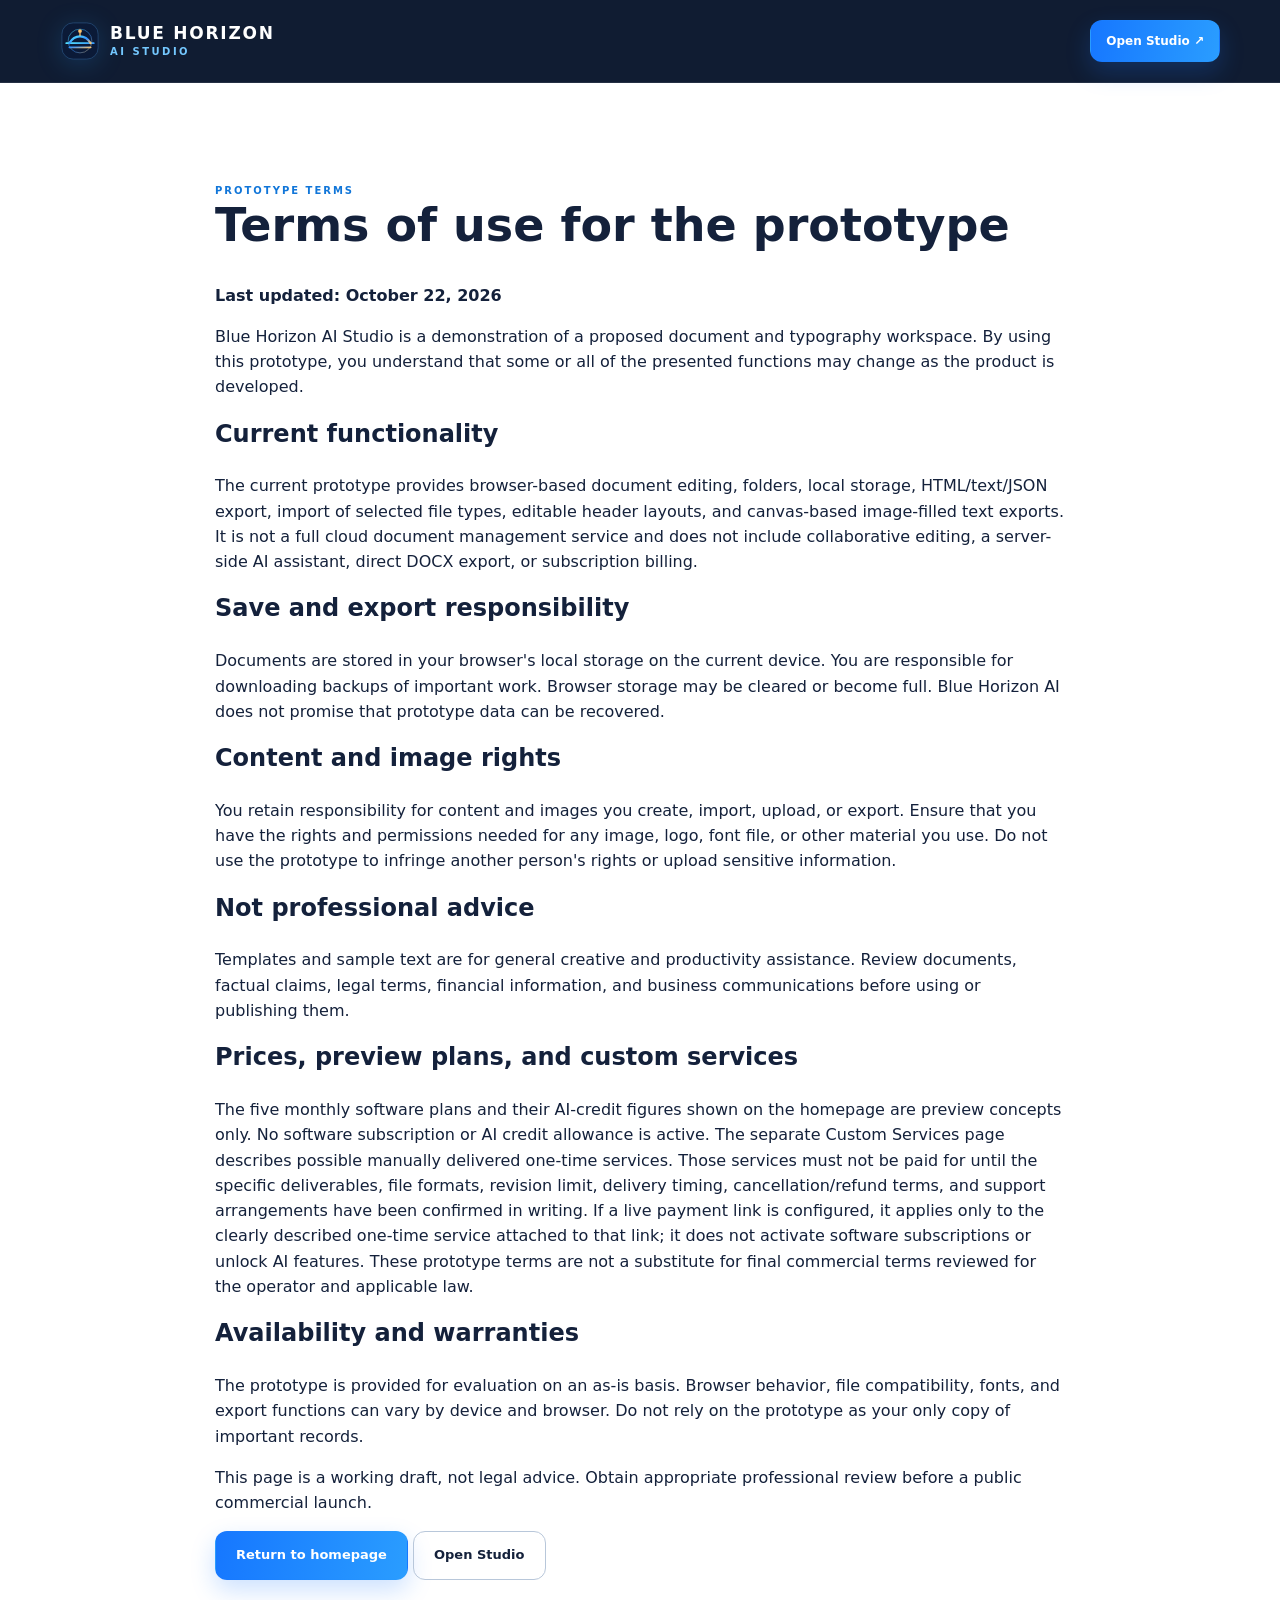
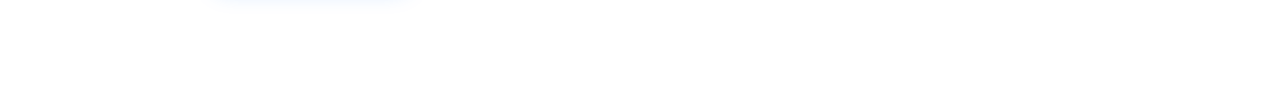
<file: terms.html>
<!doctype html>
<html lang="en"><head><meta charset="utf-8"><meta name="viewport" content="width=device-width,initial-scale=1"><title>Prototype Terms — Blue Horizon AI Studio</title><link rel="icon" href="assets/favicon.svg" type="image/svg+xml"><link rel="stylesheet" href="site.css"><script src="config.js" defer></script><script src="contact.js" defer></script></head>
<body><header class="topbar"><div class="wrap nav-wrap"><a class="brand" href="index.html"><img src="assets/horizon-ai-mark.svg" alt="" width="40" height="40"><span><strong>BLUE HORIZON</strong><b>AI STUDIO</b></span></a><a class="button button-small button-primary" href="studio.html">Open Studio ↗</a></div></header><main class="section"><div class="wrap" style="max-width:850px"><div class="eyebrow eyebrow-dark">PROTOTYPE TERMS</div><h1 style="font-size:clamp(32px,5vw,46px);line-height:1.15">Terms of use for the prototype</h1><p><strong>Last updated: October 22, 2026</strong></p><p>Blue Horizon AI Studio is a demonstration of a proposed document and typography workspace. By using this prototype, you understand that some or all of the presented functions may change as the product is developed.</p><h2>Current functionality</h2><p>The current prototype provides browser-based document editing, folders, local storage, HTML/text/JSON export, import of selected file types, editable header layouts, and canvas-based image-filled text exports. It is not a full cloud document management service and does not include collaborative editing, a server-side AI assistant, direct DOCX export, or subscription billing.</p><h2>Save and export responsibility</h2><p>Documents are stored in your browser's local storage on the current device. You are responsible for downloading backups of important work. Browser storage may be cleared or become full. Blue Horizon AI does not promise that prototype data can be recovered.</p><h2>Content and image rights</h2><p>You retain responsibility for content and images you create, import, upload, or export. Ensure that you have the rights and permissions needed for any image, logo, font file, or other material you use. Do not use the prototype to infringe another person's rights or upload sensitive information.</p><h2>Not professional advice</h2><p>Templates and sample text are for general creative and productivity assistance. Review documents, factual claims, legal terms, financial information, and business communications before using or publishing them.</p><h2>Prices, preview plans, and custom services</h2><p>The five monthly software plans and their AI-credit figures shown on the homepage are preview concepts only. No software subscription or AI credit allowance is active. The separate Custom Services page describes possible manually delivered one-time services. Those services must not be paid for until the specific deliverables, file formats, revision limit, delivery timing, cancellation/refund terms, and support arrangements have been confirmed in writing. If a live payment link is configured, it applies only to the clearly described one-time service attached to that link; it does not activate software subscriptions or unlock AI features. These prototype terms are not a substitute for final commercial terms reviewed for the operator and applicable law.</p><h2>Availability and warranties</h2><p>The prototype is provided for evaluation on an as-is basis. Browser behavior, file compatibility, fonts, and export functions can vary by device and browser. Do not rely on the prototype as your only copy of important records.</p><p>This page is a working draft, not legal advice. Obtain appropriate professional review before a public commercial launch.</p><p><a class="button button-primary" href="index.html">Return to homepage</a> <a class="button button-outline" href="studio.html">Open Studio</a></p></div></main></body></html>
</file>
<file: site.css>
:root{--navy:#07132a;--navy2:#0b1e3b;--ink:#14213b;--muted:#637087;--blue:#1677ff;--cyan:#47dcff;--gold:#e9b85b;--line:#e1e8f2;--paper:#fff;--mist:#f5f8fc;--radius:22px;--shadow:0 24px 70px rgba(9,24,52,.12)}
*{box-sizing:border-box}html{scroll-behavior:smooth;scroll-padding-top:90px}body{margin:0;color:var(--ink);background:#fff;font-family:"DM Sans",system-ui,-apple-system,BlinkMacSystemFont,"Segoe UI",sans-serif;line-height:1.58}a{color:inherit;text-decoration:none}button,input,select,textarea{font:inherit}button,a,input,select,textarea{outline-color:#2688ff}button{cursor:pointer}.wrap{width:min(1160px,calc(100% - 44px));margin-inline:auto}.skip-link{position:absolute;left:-9999px;top:0;background:#fff;padding:12px;z-index:99}.skip-link:focus{left:12px;top:12px}.topbar{position:sticky;top:0;z-index:20;background:rgba(7,19,42,.96);backdrop-filter:blur(16px);border-bottom:1px solid rgba(255,255,255,.09);color:white}.nav-wrap{height:82px;display:flex;align-items:center;justify-content:space-between;gap:24px}.brand{display:inline-flex;align-items:center;gap:10px;flex-shrink:0}.brand img{filter:drop-shadow(0 4px 12px rgba(30,153,255,.18))}.brand span{display:flex;flex-direction:column;line-height:1.02;letter-spacing:.11em}.brand strong{font-size:17px;font-weight:800;color:white}.brand b{font-size:10px;letter-spacing:.25em;color:#74c8ff;margin-top:5px}.nav-links{display:flex;align-items:center;gap:26px;font-size:13px;font-weight:700;color:#d3e1f3}.nav-links>a:not(.button):hover{color:#72d7ff}.mobile-menu{display:none;background:transparent;color:white;border:1px solid rgba(255,255,255,.2);border-radius:10px;padding:8px 12px;font-size:19px}.button{min-height:48px;padding:13px 20px;display:inline-flex;align-items:center;justify-content:center;gap:11px;border-radius:12px;border:1px solid transparent;font-weight:800;font-size:13px;transition:transform .2s,box-shadow .2s,background .2s}.button:hover{transform:translateY(-2px)}.button-primary{background:linear-gradient(100deg,#1677ff,#2a9dff);color:white;box-shadow:0 10px 24px rgba(22,119,255,.22)}.button-primary:hover{box-shadow:0 15px 30px rgba(22,119,255,.33)}.button-outline{background:rgba(255,255,255,.05);border-color:#b8c7da;color:var(--ink)}.topbar .button-outline{color:white;border-color:rgba(255,255,255,.25)}.button-small{min-height:42px;padding:10px 15px;font-size:12px}.button-full{width:100%}.hero{position:relative;overflow:hidden;background:radial-gradient(ellipse at 80% 45%,rgba(16,93,190,.35),transparent 37%),linear-gradient(125deg,#061126 0%,#0a1d3c 55%,#092950 100%);color:#fff;padding:88px 0 96px}.hero-orb{position:absolute;width:680px;height:680px;right:-250px;top:-300px;border:1px solid rgba(75,188,255,.11);border-radius:50%;box-shadow:0 0 0 58px rgba(52,143,255,.035),0 0 0 120px rgba(52,143,255,.025)}.hero-grid{display:grid;grid-template-columns:1.03fr .97fr;gap:52px;align-items:center;position:relative;z-index:1}.eyebrow{font-size:10px;letter-spacing:.2em;font-weight:900;color:#a8d9ff;display:flex;align-items:center;gap:10px}.live-dot{width:7px;height:7px;border-radius:99px;background:#5cdeff;box-shadow:0 0 0 5px rgba(92,222,255,.12)}h1,h2,h3,p{margin-top:0}.hero h1{font-family:Manrope,sans-serif;font-size:clamp(42px,5.2vw,68px);line-height:1.07;letter-spacing:-.055em;margin:24px 0 20px;font-weight:800}.hero h1 span,.letter-copy h2 span{color:#67c7ff;background:linear-gradient(90deg,#58d8ff,#5b9aff 50%,#f0c570);background-clip:text;-webkit-background-clip:text;-webkit-text-fill-color:transparent}.hero-lede{font-size:17px;line-height:1.8;color:#c6d7eb;max-width:570px;margin-bottom:28px}.hero-cta{display:flex;gap:12px;flex-wrap:wrap}.hero-cta .button-outline{border-color:rgba(197,221,249,.3);color:#eef5ff}.hero-points{display:flex;gap:16px;flex-wrap:wrap;margin-top:26px;color:#d0dfed;font-size:11px}.hero-points span{display:flex;align-items:center;gap:5px}.hero-points span:first-letter{color:#69d8ff}.hero-disclaimer{color:#8096b4;font-size:11px;margin-top:24px;margin-bottom:0}.hero-visual{position:relative;min-height:430px;display:flex;align-items:center;justify-content:center}.hero-image{display:block;width:100%;max-width:570px;aspect-ratio:1.44;object-fit:cover;object-position:center;border-radius:22px;opacity:.92;box-shadow:0 30px 80px rgba(0,0,0,.3);border:1px solid rgba(99,183,255,.26);mask-image:linear-gradient(90deg,transparent 0%,black 12%,black 100%)}.floating-card{position:absolute;display:flex;align-items:center;gap:12px;border:1px solid rgba(157,202,255,.26);border-radius:14px;padding:13px 15px;background:rgba(9,25,50,.92);box-shadow:0 18px 40px rgba(0,0,0,.2);backdrop-filter:blur(16px);min-width:250px}.floating-card-top{top:54px;right:-4px}.floating-card-bottom{bottom:50px;left:-8px}.floating-card div{display:flex;flex-direction:column;flex:1}.floating-card strong{font-size:12px;color:white}.floating-card small{font-size:10px;color:#a9bed7;margin-top:4px}.mini-icon{height:36px;width:36px;display:grid;place-items:center;border-radius:10px;background:#102d56;color:#59d4ff;font-weight:900;font-size:16px}.mini-icon-gold{background:#332b1c;color:#f0c46e}.card-check{color:#4ce2ae;font-size:16px;font-weight:900}.hero-floor{position:absolute;bottom:0;width:100%;height:1px;background:linear-gradient(90deg,transparent,#43a6ff,rgba(233,184,91,.8),transparent)}.trust-strip{background:#f2f6fb;border-bottom:1px solid #e4eaf3}.trust-inner{display:flex;align-items:center;justify-content:center;gap:30px;padding:23px 0;font-size:14px;color:#223653}.trust-inner>span{font-size:10px;letter-spacing:.18em;font-weight:900;color:#8390a4}.trust-inner i{font-style:normal;color:#d3a344}.section{padding:100px 0}.feature-section{background:linear-gradient(#fff,#f7f9fc)}.section-heading{max-width:690px;margin-bottom:42px}.section-heading-center{text-align:center;margin-left:auto;margin-right:auto}.eyebrow-dark{color:#1176d9}.section-heading h2,.contact-copy h2,.letter-copy h2,.faq-wrap h2{font-family:Manrope,sans-serif;font-size:clamp(32px,4vw,48px);line-height:1.14;letter-spacing:-.045em;color:#101d35;margin:13px 0 16px}.section-heading h2 span,.faq-wrap h2 span{color:#247be8}.section-heading>p{font-size:15px;color:#66758a;line-height:1.85;margin-bottom:0}.feature-grid{display:grid;grid-template-columns:repeat(4,minmax(0,1fr));gap:17px}.feature-card{border:1px solid #e4eaf2;border-radius:18px;padding:21px;background:white;box-shadow:0 9px 27px rgba(9,28,56,.035);transition:transform .2s,box-shadow .2s}.feature-card:hover{transform:translateY(-4px);box-shadow:0 19px 38px rgba(9,28,56,.09)}.feature-art{height:140px;border-radius:12px;position:relative;overflow:hidden;margin-bottom:23px;display:flex;align-items:center;justify-content:center}.doc-art{background:linear-gradient(125deg,#d7eaff,#eff6ff)}.doc-lines{display:block;width:75px;height:95px;border-radius:7px;background:white;border:1px solid #bfd5f4;box-shadow:0 8px 20px #bbd0ee;position:relative}.doc-lines:before{content:"";position:absolute;left:12px;right:12px;top:21px;height:4px;border-radius:4px;background:#4c8fe9;box-shadow:0 14px #d0e3fa,0 28px #d0e3fa,0 42px #d0e3fa}.doc-fold{position:absolute;width:23px;height:23px;background:#e3efff;top:23px;right:calc(50% - 52px);transform:skewY(-40deg);border-left:1px solid #c3d6ef;border-bottom:1px solid #c3d6ef}.header-art{background:linear-gradient(130deg,#08162d,#163c6b);color:white;flex-direction:column}.header-sample{font-family:Manrope,sans-serif;font-size:18px;line-height:1.1;letter-spacing:.07em;font-weight:800;text-align:center}.header-line{height:3px;width:95px;background:linear-gradient(90deg,#38d5ff,#f1c466);margin-top:16px;border-radius:3px}.letter-art{background:radial-gradient(circle at 50% 50%,#254f91,#08152c)}.texture-letter{font-family:Georgia,serif;font-size:52px;font-weight:900;letter-spacing:-.07em;color:#f7c86a;text-shadow:2px 3px 0 #3d2d16,0 0 18px rgba(93,179,255,.8);background:repeating-linear-gradient(140deg,#e3bb63 0 8px,#fff0ad 8px 10px,#906b2f 10px 17px);background-clip:text;-webkit-background-clip:text;-webkit-text-fill-color:transparent}.folder-art{background:#f0f5fc;gap:7px}.folder-art span{width:55px;height:45px;border-radius:7px;background:linear-gradient(135deg,#4f9aff,#1761cb);display:grid;place-items:center;color:white;font-size:20px;box-shadow:0 8px 18px #d1e0f6}.folder-art span:nth-child(2){transform:translateY(-16px);background:linear-gradient(135deg,#f0c969,#c08c22)}.feature-count{font-size:9px;font-weight:900;letter-spacing:.15em;color:#6f87a4}.feature-card h3{font-size:18px;line-height:1.35;margin:9px 0}.feature-card p{font-size:12px;line-height:1.8;color:#6b788c;margin-bottom:19px}.feature-link{font-size:11px;color:#1675dd;font-weight:900;display:inline-flex;gap:8px}.feature-link span{transition:transform .2s}.feature-link:hover span{transform:translateX(4px)}.letter-section{background:linear-gradient(115deg,#08152d,#102b54 65%,#0c1d3c);color:white;padding:96px 0;overflow:hidden}.letter-layout{display:grid;grid-template-columns:.9fr 1.1fr;gap:70px;align-items:center}.letter-copy .eyebrow{color:#70d8ff}.letter-copy h2{color:white;font-size:clamp(35px,4vw,50px);margin-top:15px}.letter-copy p{color:#bdcee4;font-size:14px;line-height:1.85}.letter-tags{display:flex;gap:8px;flex-wrap:wrap;margin:24px 0 26px}.letter-tags span{font-size:10px;padding:7px 11px;border:1px solid rgba(173,208,248,.25);border-radius:99px;background:rgba(255,255,255,.05);color:#e0edff}.small-note{font-size:10px!important;color:#8198b8!important;margin-top:17px}.letter-showcase{border:1px solid rgba(122,181,247,.26);border-radius:18px;overflow:hidden;background:rgba(7,17,35,.5);box-shadow:0 30px 70px rgba(0,0,0,.2)}.showcase-top,.showcase-footer{display:flex;justify-content:space-between;align-items:center;padding:16px 20px;color:#9cb4d2;font-size:9px;letter-spacing:.14em;font-weight:900}.showcase-status{color:#50e4b0}.showcase-grid{display:grid;grid-template-columns:repeat(2,1fr);gap:10px;padding:10px 17px 17px}.showcase-tile{height:140px;border-radius:12px;display:flex;flex-direction:column;align-items:center;justify-content:center;overflow:hidden;position:relative}.showcase-tile b{font-size:67px;line-height:1;font-weight:900;letter-spacing:-.07em;color:transparent;background-clip:text;-webkit-background-clip:text;filter:drop-shadow(0 4px 3px rgba(0,0,0,.35))}.showcase-tile small{position:absolute;bottom:12px;font-size:8px;letter-spacing:.2em;color:rgba(255,255,255,.75)}.tile-gold{background:radial-gradient(circle,#4a3920,#10182a)}.tile-gold b{background-image:repeating-linear-gradient(130deg,#fff2b2 0 5px,#bd8426 5px 9px,#f3d37f 9px 13px)}.tile-ocean{background:linear-gradient(135deg,#07385f,#061a35)}.tile-ocean b{background-image:radial-gradient(ellipse at 30% 20%,#b8ffff 0 2%,transparent 20%),repeating-linear-gradient(165deg,#54def0 0 4px,#0877b9 4px 10px,#10365b 10px 15px)}.tile-galaxy{background:radial-gradient(circle at 55% 30%,#3f1b7b,#090c2b)}.tile-galaxy b{background-image:radial-gradient(circle at 20% 25%,white 0 1px,transparent 2px),radial-gradient(circle at 75% 60%,#ffb4f6 0 2px,transparent 4px),linear-gradient(130deg,#a8e5ff,#794cff 50%,#ff9dd8)}.tile-floral{background:linear-gradient(135deg,#283a2c,#101b1b)}.tile-floral b{background-image:radial-gradient(circle at 22% 28%,#ffd7f6 0 8px,transparent 9px),radial-gradient(circle at 42% 55%,#f4bad9 0 10px,transparent 11px),radial-gradient(circle at 75% 45%,#ffe8a7 0 8px,transparent 9px),linear-gradient(140deg,#b2e2b8,#376747)}.showcase-footer{letter-spacing:0;border-top:1px solid rgba(255,255,255,.08);font-size:10px}.showcase-footer span:last-child{color:#76d9ff;font-size:16px}.steps-layout{display:grid;grid-template-columns:.85fr 1.15fr;gap:80px;align-items:center}.steps-layout .section-heading{margin:0}.roadmap{display:flex;flex-direction:column;gap:14px}.roadmap article{display:grid;grid-template-columns:48px 1fr auto;align-items:start;gap:14px;padding:22px 20px;border:1px solid #e1e8f2;border-radius:15px;background:white}.roadmap article>span{width:37px;height:37px;border-radius:11px;background:#e6f2ff;color:#2179e8;display:grid;place-items:center;font-size:11px;font-weight:900}.roadmap article b{font-size:14px}.roadmap article p{font-size:12px;color:#6e7a8e;margin:5px 0 0;line-height:1.7}.roadmap article em{font-style:normal;font-size:8px;font-weight:900;letter-spacing:.12em;color:#2079e6;background:#edf5ff;border-radius:6px;padding:6px 8px}.pricing-section{background:#f5f8fc}.pricing-grid{display:grid;grid-template-columns:repeat(5,minmax(0,1fr));gap:13px}.price-card{position:relative;border:1px solid #dde6f2;border-radius:17px;padding:21px 18px;background:white;display:flex;flex-direction:column;box-shadow:0 8px 22px rgba(15,39,75,.035)}.price-card.price-featured{border:1px solid #418cf2;box-shadow:0 15px 38px rgba(22,119,255,.12);transform:translateY(-7px)}.plan-tag{font-size:8px;font-weight:900;letter-spacing:.14em;color:#70829a}.price-card h3{font-size:20px;margin:10px 0}.price{display:flex;align-items:baseline;gap:4px;margin-bottom:13px;white-space:nowrap}.price strong{font-size:29px;letter-spacing:-.05em}.price span{font-size:10px;color:#78869b}.plan-summary{font-size:11px;line-height:1.7;color:#67758a;min-height:58px}.price-card ul{padding:0;margin:2px 0 20px;list-style:none;display:flex;flex-direction:column;gap:10px;flex:1}.price-card li{font-size:10px;line-height:1.5;color:#526179;display:flex;gap:7px}.price-card li:before{content:"✓";color:#1c9a75;font-weight:900}.price-card .button{font-size:10px;min-height:42px;padding:10px 8px}.popular-ribbon{position:absolute;top:-12px;right:10px;background:#1677ff;color:white;font-size:8px;font-weight:900;letter-spacing:.1em;padding:6px 9px;border-radius:6px}.pricing-note{font-size:11px;color:#69778c;text-align:center;max-width:850px;margin:26px auto 0;line-height:1.8}.contact-section{padding:100px 0;background:linear-gradient(115deg,#07152e,#0d2b55);color:white}.contact-layout{display:grid;grid-template-columns:1fr .78fr;gap:80px;align-items:start}.contact-copy .eyebrow{color:#7cd9ff}.contact-copy h2{color:white;margin-top:14px}.contact-copy h2 span{color:#69cfff}.contact-copy>p{color:#bacbe1;font-size:14px;line-height:1.85;max-width:570px}.contact-detail{display:flex;align-items:center;gap:13px;margin-top:23px}.contact-icon{width:42px;height:42px;display:grid;place-items:center;border-radius:12px;background:rgba(90,170,255,.15);border:1px solid rgba(139,198,255,.19);color:#7ad5ff}.contact-detail div{display:flex;flex-direction:column}.contact-detail b{font-size:12px}.contact-detail small{font-size:10px;color:#9cb2ce;margin-top:3px}.contact-form{padding:26px;border-radius:18px;background:white;color:#15243e;box-shadow:0 25px 65px rgba(0,0,0,.2)}.form-head span{font-size:9px;letter-spacing:.16em;font-weight:900;color:#1677df}.form-head h3{font-size:22px;margin:6px 0 20px}.contact-form label{display:block;font-size:11px;color:#465873;font-weight:800;margin-bottom:13px}.contact-form input,.contact-form select,.contact-form textarea{display:block;width:100%;margin-top:6px;border:1px solid #dbe3ee;background:#fbfcfe;border-radius:9px;padding:12px;font-size:12px;color:#1c2a42;resize:vertical}.contact-form input:focus,.contact-form select:focus,.contact-form textarea:focus{border-color:#398ef5;box-shadow:0 0 0 3px rgba(57,142,245,.12);outline:0}.form-note{font-size:9px;line-height:1.6;color:#748196;margin:13px 0 0}.faq-section{padding:80px 0;background:white}.faq-wrap{display:grid;grid-template-columns:.68fr 1.32fr;gap:70px}.faq-list details{border-bottom:1px solid #e0e7f1;padding:16px 0}.faq-list summary{font-size:13px;font-weight:800;cursor:pointer;list-style:none;display:flex;justify-content:space-between;gap:16px}.faq-list summary::-webkit-details-marker{display:none}.faq-list summary:after{content:"+";font-size:19px;font-weight:400;color:#1680ee}.faq-list details[open] summary:after{content:"−"}.faq-list details p{font-size:12px;color:#66758a;line-height:1.85;margin:12px 30px 2px 0}.site-footer{background:#061126;color:#95a9c4;padding:27px 0 0}.footer-main{display:flex;align-items:center;gap:28px;padding:12px 0 25px}.footer-blurb{font-size:11px;max-width:330px;color:#8ea3c0;margin-right:auto}.footer-links{display:flex;gap:18px;flex-wrap:wrap;font-size:10px}.footer-links a:hover{color:#7dd5ff}.footer-bottom{border-top:1px solid rgba(255,255,255,.1);padding:17px 0;display:flex;justify-content:space-between;gap:20px;font-size:9px;color:#6d83a4}.toast{position:fixed;right:20px;bottom:20px;z-index:99;background:#102c4f;color:white;border:1px solid rgba(255,255,255,.2);border-radius:10px;padding:13px 16px;max-width:360px;font-size:12px;box-shadow:var(--shadow);opacity:0;transform:translateY(12px);pointer-events:none;transition:.2s}.toast.show{opacity:1;transform:translateY(0)}
@media(max-width:1060px){.feature-grid{grid-template-columns:repeat(2,1fr)}.pricing-grid{grid-template-columns:repeat(3,minmax(0,1fr));row-gap:23px}.price-card.price-featured{transform:none}.hero-grid{gap:30px}.letter-layout,.steps-layout,.contact-layout,.faq-wrap{gap:42px}}
@media(max-width:760px){.wrap{width:min(100% - 30px,600px)}.nav-wrap{height:70px}.mobile-menu{display:block}.nav-links{display:none;position:absolute;top:70px;left:0;right:0;padding:20px;background:#08172f;border-bottom:1px solid rgba(255,255,255,.1);flex-direction:column;align-items:stretch;gap:16px}.nav-links.is-open{display:flex}.nav-links .button{width:100%}.hero{padding:62px 0 70px}.hero-grid{grid-template-columns:1fr;gap:28px}.hero h1{font-size:clamp(42px,12vw,58px)}.hero-lede{font-size:15px}.hero-visual{min-height:300px}.hero-image{aspect-ratio:1.2}.floating-card{min-width:220px;padding:10px 12px}.floating-card-top{top:19px;right:-1px}.floating-card-bottom{bottom:17px;left:-1px}.trust-inner{gap:11px;flex-wrap:wrap;padding:15px 0;font-size:11px}.trust-inner>span{width:100%;text-align:center}.section{padding:70px 0}.section-heading h2,.contact-copy h2,.letter-copy h2,.faq-wrap h2{font-size:36px}.feature-grid{grid-template-columns:1fr 1fr;gap:11px}.feature-card{padding:14px}.feature-art{height:110px;margin-bottom:17px}.feature-card h3{font-size:15px}.feature-card p{font-size:11px}.letter-section{padding:70px 0}.letter-layout,.steps-layout,.contact-layout,.faq-wrap{grid-template-columns:1fr;gap:36px}.steps-layout .section-heading{margin-bottom:0}.pricing-grid{grid-template-columns:1fr 1fr}.price-card{padding:19px 16px}.price-card:last-child{grid-column:1/-1}.contact-section{padding:70px 0}.contact-form{padding:20px}.faq-section{padding:65px 0}.footer-main{align-items:flex-start;flex-wrap:wrap}.footer-blurb{order:3;width:100%;max-width:none}.footer-links{width:100%;padding-bottom:10px}.footer-bottom{flex-direction:column;gap:5px}}
@media(max-width:430px){.hero-cta{flex-direction:column;align-items:stretch}.feature-grid{grid-template-columns:1fr}.feature-card{padding:18px}.feature-art{height:130px}.pricing-grid{grid-template-columns:1fr}.price-card:last-child{grid-column:auto}.letter-showcase{margin-inline:-2px}.showcase-tile{height:115px}.showcase-tile b{font-size:54px}.roadmap article{grid-template-columns:39px 1fr;gap:11px}.roadmap article em{grid-column:2;justify-self:start}.floating-card{min-width:203px}.floating-card strong{font-size:11px}}
@media(prefers-reduced-motion:reduce){html{scroll-behavior:auto}*,*::before,*::after{transition:none!important;animation:none!important}}

/* Blue Horizon AI Studio one-time custom service cards. */
.service-grid{grid-template-columns:repeat(3,minmax(0,1fr))}
.service-grid .feature-card{display:flex;flex-direction:column;align-items:stretch}
.service-grid .feature-card>p{line-height:1.7}
.service-grid .feature-card ul{padding-left:20px;margin:0 0 22px;color:#536278;line-height:1.8}
.service-price{padding:10px 12px;background:#f1f7ff;border:1px solid #dbe8f7;border-radius:10px;color:#47617f!important}
.service-price strong{color:#0f2850;font-size:18px}
.service-terms-note{margin-top:28px;padding:20px 22px;border:1px solid #f0d7a6;border-radius:16px;background:#fff9ed;color:#65502c;line-height:1.7}
.service-terms-note b{display:block;color:#46330f;margin-bottom:4px}
@media(max-width:860px){.service-grid{grid-template-columns:repeat(2,minmax(0,1fr))}}
@media(max-width:600px){.service-grid{grid-template-columns:1fr}}
</file>
<file: studio.css>
:root{--navy:#071329;--navy-2:#0b1f3e;--ink:#17253f;--muted:#718098;--line:#dfe7f1;--blue:#1878ef;--cyan:#58d8ff;--gold:#d9aa4f;--mist:#f4f7fb;--white:#fff;--radius:15px;--shadow:0 14px 45px rgba(14,35,67,.08)}
*{box-sizing:border-box}html{scroll-behavior:smooth}body{margin:0;color:var(--ink);font-family:"DM Sans",system-ui,-apple-system,"Segoe UI",sans-serif;background:#eff3f8;font-size:13px}button,input,select,textarea{font:inherit}button{cursor:pointer}a{color:inherit;text-decoration:none}[hidden]{display:none!important}.skip-link{position:absolute;left:-9999px;top:0;z-index:500;padding:12px;background:white}.skip-link:focus{left:10px;top:10px}.sr-only{position:absolute;width:1px;height:1px;overflow:hidden;clip:rect(0,0,0,0);white-space:nowrap}.studio-topbar{position:sticky;top:0;z-index:50;height:72px;padding:0 24px;background:#071329;color:white;display:flex;align-items:center;gap:30px;border-bottom:1px solid rgba(255,255,255,.09);box-shadow:0 4px 20px rgba(1,9,24,.12)}.studio-brand{display:flex;align-items:center;gap:9px;flex:0 0 225px}.studio-brand img{filter:drop-shadow(0 3px 7px rgba(41,139,255,.28))}.studio-brand span{display:flex;flex-direction:column;line-height:1.08;letter-spacing:.12em}.studio-brand b{font-size:15px;letter-spacing:.1em}.studio-brand small{font-size:9px;margin-top:4px;letter-spacing:.25em;color:#7fd8ff;font-weight:800}.workspace-title{display:flex;align-items:center;gap:9px;color:#b8c8dd;font-size:9px;letter-spacing:.17em;font-weight:900;white-space:nowrap}.workspace-pip{width:7px;height:7px;border-radius:100%;background:#43e3ad;box-shadow:0 0 0 4px rgba(67,227,173,.12)}.beta-pill{padding:6px 8px;border:1px solid rgba(112,185,255,.24);border-radius:5px;color:#84caff;background:rgba(55,128,222,.1);font-size:8px}.top-actions{margin-left:auto;display:flex;align-items:center;gap:14px}.save-state{font-size:10px;color:#91a8c6;white-space:nowrap}.small-btn,.file-button{display:inline-flex;align-items:center;justify-content:center;gap:7px;padding:10px 13px;min-height:36px;border:1px solid #dce5ef;border-radius:8px;background:white;color:#2c415e;font-size:10px;font-weight:800;white-space:nowrap}.small-btn:hover,.file-button:hover{border-color:#7daff0;background:#f7fbff}.top-actions .small-btn{background:#1679f2;border-color:#1679f2;color:white}.top-home-link{font-size:10px;color:#9ab6d7;white-space:nowrap}.top-home-link:hover{color:#69d4ff}.mobile-warning{display:none;background:#fff6d9;color:#68511e;font-size:11px;padding:10px 18px}.studio-shell{display:grid;grid-template-columns:248px minmax(0,1fr);min-height:calc(100vh - 72px)}.studio-sidebar{background:#fff;border-right:1px solid #dfe6f0;padding:24px 15px 15px;display:flex;flex-direction:column;min-height:calc(100vh - 72px);position:sticky;top:72px;height:calc(100vh - 72px);overflow:auto}.sidebar-brand-label{font-size:9px;font-weight:900;letter-spacing:.17em;color:#8d9ab0;padding:0 11px 14px}.side-tab{width:100%;display:flex;align-items:center;gap:11px;text-align:left;border:0;border-radius:9px;padding:11px 12px;margin-bottom:4px;background:transparent;color:#566781;font-size:11px;font-weight:700;min-height:43px}.side-tab:hover{background:#f4f8fd;color:#1b6ed0}.side-tab.is-active{background:#eaf3ff;color:#126bd7;box-shadow:inset 3px 0 #1878ef}.side-tab-icon{width:20px;text-align:center;font-weight:900;font-size:14px;color:#3a87e8}.side-tab.is-active .side-tab-icon{color:#126bd7}.new-mark{margin-left:auto;font-size:7px;letter-spacing:.1em;padding:4px 5px;border-radius:4px;color:#1574db;background:#d7eafe}.sidebar-divider{border-top:1px solid #e7edf5;margin:18px 0 15px}.sidebar-section-head{display:flex;justify-content:space-between;align-items:center;padding:0 9px 9px;font-size:9px;letter-spacing:.15em;font-weight:900;color:#8a98ae}.icon-button{width:29px;height:29px;display:inline-grid;place-items:center;padding:0;border:1px solid #dfe7f1;border-radius:8px;background:#fff;color:#60728c;font-size:16px}.icon-button:hover{background:#edf5ff;color:#1676e8}.danger-icon:hover{background:#fff0ef;color:#b84339;border-color:#f3cbc7}.folder-list{display:flex;flex-direction:column;gap:3px}.folder-button{display:flex;align-items:center;gap:9px;width:100%;text-align:left;padding:8px 10px;border:0;border-radius:8px;background:transparent;color:#69788d;font-size:10px}.folder-button:hover{background:#f7f9fc}.folder-button.is-active{background:#eff5fc;color:#1d4d86;font-weight:800}.folder-button .folder-emoji{font-size:13px}.mini-doc-title{font-size:8px;letter-spacing:.13em;font-weight:900;color:#9aa7b9;padding:15px 10px 5px}.mini-doc-button{font-size:9px;color:#7c8ba0}.mini-doc-button span:nth-child(2){white-space:nowrap;overflow:hidden;text-overflow:ellipsis}.folder-button .folder-count{margin-left:auto;color:#a0adbd;font-size:9px}.sidebar-note{margin-top:auto;border:1px solid #e0ebf8;background:linear-gradient(135deg,#f4f9ff,#fff);border-radius:11px;padding:14px 12px;margin-bottom:16px}.note-spark{color:#1680ef;font-size:16px}.sidebar-note strong{display:block;font-size:10px;margin-top:7px}.sidebar-note p{font-size:9px;line-height:1.65;color:#78869b;margin:5px 0 0}.sidebar-bottom{border-top:1px solid #e8edf4;padding:16px 6px 0;display:flex;align-items:center;gap:7px;font-size:9px;color:#8492a8}.sidebar-bottom a{margin-left:auto;color:#357ac8}.sidebar-status-dot,.green-dot{display:inline-block;width:6px;height:6px;border-radius:50%;background:#38c994;box-shadow:0 0 0 3px rgba(56,201,148,.12)}.studio-main{min-width:0;padding:29px clamp(18px,2.5vw,38px) 0;max-width:1800px;width:100%;margin:0 auto}.workspace-view{min-height:calc(100vh - 145px)}.view-heading{display:flex;align-items:flex-start;justify-content:space-between;gap:22px;margin-bottom:25px}.kicker{color:#1977d9;font-size:9px;font-weight:900;letter-spacing:.19em}.view-heading h1{font-size:clamp(26px,3vw,35px);letter-spacing:-.045em;line-height:1.15;margin:7px 0 8px;color:#12203a;font-weight:800}.view-heading p{font-size:12px;color:#78869a;margin:0;line-height:1.75}.heading-actions{display:flex;align-items:center;gap:9px;flex-wrap:wrap}.button{display:inline-flex;align-items:center;justify-content:center;gap:8px;padding:12px 17px;border-radius:9px;min-height:40px;border:1px solid transparent;font-size:10px;font-weight:900;transition:transform .18s,box-shadow .18s,background .18s;white-space:nowrap}.button:hover{transform:translateY(-1px)}.button-primary{background:linear-gradient(95deg,#1476ef,#259aff);box-shadow:0 8px 18px rgba(24,120,239,.18);color:white}.button-primary:hover{box-shadow:0 12px 24px rgba(24,120,239,.25)}.button-outline{background:#fff;border-color:#d5e0ee;color:#31506f}.button-outline:hover{background:#f8fbff;border-color:#8db8ee}.button-full{width:100%}.editor-layout{display:grid;grid-template-columns:minmax(0,1fr) 228px;gap:17px;align-items:start}.editor-panel{background:white;border:1px solid #dfe7f1;border-radius:13px;overflow:hidden;box-shadow:0 10px 27px rgba(13,34,65,.035)}.document-meta{padding:16px 18px;display:flex;align-items:center;gap:12px;border-bottom:1px solid #edf1f6}.document-icon{width:39px;height:41px;display:grid;place-items:center;border-radius:9px;background:#eaf3ff;color:#1675e5;font-size:19px;flex-shrink:0}.document-meta-inputs{flex:1;min-width:0}.document-meta-inputs>input{border:0;background:transparent;font-size:14px;font-weight:800;color:#1b2c47;outline:none;width:100%;padding:3px 0}.document-meta-inputs>input:focus{border-bottom:1px solid #9dc8fd}.doc-meta-sub{display:flex;align-items:center;gap:6px;margin-top:6px;font-size:9px;color:#92a0b3}.doc-meta-sub label{font-weight:700}.doc-meta-sub select{border:0;color:#65809f;background:#f6f8fb;max-width:150px;border-radius:4px;padding:3px;font-size:9px}.editor-toolbar{display:flex;align-items:center;gap:5px;flex-wrap:wrap;padding:9px 12px;border-bottom:1px solid #e8edf4;background:#fbfcfe}.editor-toolbar select{height:31px;border:1px solid #dfe7f0;border-radius:6px;background:white;color:#52647f;font-size:9px;padding:0 8px;max-width:168px}.editor-toolbar #font-family{max-width:145px}.editor-toolbar #font-size{max-width:95px}.toolbar-divider{height:23px;border-left:1px solid #dfe7f0;margin:0 3px}.format-button{width:30px;height:30px;border:1px solid transparent;border-radius:6px;background:transparent;color:#445773;font-size:12px;display:grid;place-items:center}.format-button:hover,.format-button.is-active{background:#eaf3ff;border-color:#c8dfff;color:#0f6bd8}.italic-format{font-family:Georgia,serif;font-style:italic;font-weight:bold}.underline-format{text-decoration:underline;font-weight:bold}.color-control{width:31px;height:30px;display:flex;align-items:center;justify-content:center;border:1px solid #e0e7f0;border-radius:6px;background:white;color:#344b6b;position:relative;font-weight:900}.color-control input{position:absolute;inset:0;width:100%;height:100%;opacity:0;cursor:pointer}.header-insert-row{display:flex;align-items:center;gap:8px;flex-wrap:wrap;padding:9px 14px;background:#f6f9fd;border-bottom:1px solid #e8edf4}.header-insert-row label{font-size:8px;letter-spacing:.12em;font-weight:900;color:#8998ae}.header-insert-row select{min-height:31px;border:1px solid #dce5f0;background:white;border-radius:6px;padding:0 9px;font-size:10px;color:#405672;flex:1;min-width:180px}.header-insert-row .small-btn{min-height:31px;padding:7px 10px;background:#eaf3ff;color:#166bce;border-color:#cfe4ff}.doc-editor{padding:42px clamp(22px,5vw,65px);min-height:510px;max-width:100%;outline:none;overflow-wrap:anywhere;font-size:15px;line-height:1.8;color:#283851;font-family:"DM Sans",sans-serif;background:#fff}.doc-editor:empty:before{content:attr(data-placeholder);color:#a3afbf;pointer-events:none}.doc-editor h1{font-size:2.15em;line-height:1.15;letter-spacing:-.035em;color:#132b4c;margin:.7em 0 .45em}.doc-editor h2{font-size:1.65em;line-height:1.2;color:#17395d;margin:.75em 0 .45em}.doc-editor h3{font-size:1.25em;color:#1a406c;margin:.8em 0 .45em}.doc-editor p{margin:.65em 0}.doc-editor blockquote{margin:1.2em 0;padding:12px 20px;border-left:4px solid #2b8bfa;background:#f1f7ff;color:#576e8c}.doc-editor ul,.doc-editor ol{padding-left:1.6em}.doc-editor img{max-width:100%;height:auto;border-radius:8px}.doc-header{padding:25px 25px 21px;margin:0 0 26px;min-height:115px;position:relative;overflow:hidden;border-radius:3px}.doc-header small{display:block;font-size:9px;letter-spacing:.19em;font-weight:900;margin-bottom:9px;opacity:.82}.doc-header h1{margin:0;font-size:30px;line-height:1.12}.doc-header p{margin:9px 0 0;font-size:11px;letter-spacing:.06em}.doc-header--executive{background:linear-gradient(115deg,#0e315d,#1c6fc0);color:white;border-bottom:4px solid #6bd8ff}.doc-header--executive h1,.doc-header--horizon h1,.doc-header--gold h1,.doc-header--banner h1,.doc-header--creative h1{color:white}.doc-header--horizon{background:linear-gradient(110deg,#07152d,#164b80 65%,#d29b45);color:white;border-left:5px solid #64e0ff}.doc-header--editorial{background:#fbf7ee;color:#1b293e;border-bottom:1px solid #c49a57;font-family:"Playfair Display",Georgia,serif}.doc-header--editorial h1{font-family:"Playfair Display",Georgia,serif;color:#15233c}.doc-header--gold{background:#10223d;color:#f4d28a;border:1px solid #d3ac5f}.doc-header--minimal{background:white;color:#1d3353;border-radius:0;border-top:1px solid #d7e0ec;border-bottom:3px solid #1979ec;padding-left:0;padding-right:0}.doc-header--minimal h1{color:#142542}.doc-header--banner{background:linear-gradient(115deg,#186fe3,#37b9e9);color:white;border-radius:12px}.doc-header--memo{background:#f5f7fa;border:1px solid #d6e0eb;color:#193556;border-left:5px solid #1e7ce9}.doc-header--memo h1{color:#183653}.doc-header--creative{background:linear-gradient(100deg,#733cff 0%,#1f7df0 65%,#25c3d4);color:#fff;border-radius:12px}.doc-header--formal{background:white;color:#132a47;border-top:5px solid #193c64;border-bottom:1px solid #d8e1ed;border-radius:0;padding-left:0;padding-right:0}.doc-header--formal h1{color:#132a47;font-family:"Merriweather",Georgia,serif}.doc-header--modern{background:#edf4ff;color:#1e4775;border-radius:13px;border:1px solid #c9dcf8}.doc-header--modern h1{color:#134a84}.editor-bottom{display:flex;align-items:center;justify-content:space-between;gap:15px;padding:11px 16px;border-top:1px solid #e8edf4;background:#fbfcfe;color:#93a0b3;font-size:9px}.editor-bottom>span:first-child{display:flex;align-items:center;gap:7px;color:#75849a}.tool-rail{border:1px solid #e0e7f1;border-radius:12px;background:#fff;overflow:hidden}.rail-heading{display:flex;align-items:center;justify-content:space-between;padding:16px 16px 13px;border-bottom:1px solid #eaf0f6;font-size:9px;font-weight:900;letter-spacing:.13em;color:#78889f}.rail-heading b{color:#1b80ee;font-size:15px}.rail-tool{display:flex;align-items:center;gap:10px;width:100%;border:0;border-bottom:1px solid #edf1f6;background:white;text-align:left;padding:15px 13px;color:#536681}.rail-tool:hover{background:#f7fbff}.rail-tool>span{width:31px;height:31px;display:grid;place-items:center;background:#edf5ff;color:#247ce2;border-radius:8px;font-size:13px;font-weight:900;flex-shrink:0}.rail-tool div{display:flex;flex-direction:column;gap:4px;min-width:0;flex:1}.rail-tool b{font-size:10px;color:#273e5c}.rail-tool small{font-size:8px;color:#8b98ab}.rail-tool i{font-style:normal;color:#a0afc2;font-size:14px}.rail-tip{margin:13px;padding:13px;border-radius:9px;background:#f7f9fd}.rail-tip b{font-size:10px;color:#2677ce}.rail-tip p{font-size:9px;color:#74839a;line-height:1.7;margin:7px 0 0}.header-gallery{margin:25px 0 44px}.gallery-heading{display:flex;align-items:flex-end;justify-content:space-between;gap:18px;margin-bottom:14px}.gallery-heading h2{font-size:20px;letter-spacing:-.03em;margin:5px 0 5px}.gallery-heading p{font-size:10px;color:#7b8ba0;margin:0}.gallery-count{border:1px solid #dfe7f1;border-radius:6px;padding:7px 9px;color:#6b7f9c;font-size:8px;letter-spacing:.13em;font-weight:900}.header-card-grid{display:grid;grid-template-columns:repeat(5,minmax(0,1fr));gap:11px}.header-card{border:1px solid #dee6f0;border-radius:10px;overflow:hidden;background:white;text-align:left;padding:9px;transition:transform .15s,border-color .15s,box-shadow .15s}.header-card:hover{transform:translateY(-2px);border-color:#8bb9ee;box-shadow:0 7px 18px rgba(16,60,110,.09)}.header-card>b{font-size:9px;display:block;padding:9px 2px 3px;color:#435a78}.sample-head{height:76px;display:flex;flex-direction:column;justify-content:center;padding:11px;font-size:11px;font-weight:900;line-height:1.1;letter-spacing:.02em;position:relative;overflow:hidden}.sample-head em{display:block;font-size:6px;letter-spacing:.17em;font-style:normal;margin-top:7px;font-weight:800;opacity:.75}.sample-executive{background:linear-gradient(110deg,#0e315d,#2171bd);color:white;border-bottom:3px solid #72deff}.sample-horizon{background:linear-gradient(115deg,#07152d,#1e608f,#c28f35);color:white}.sample-horizon span{font-size:7px;letter-spacing:.2em;margin-top:4px}.sample-editorial{background:#fbf7ee;color:#1a2d43;font-family:"Playfair Display",Georgia,serif;border-bottom:1px solid #c6a568}.sample-gold{background:#12233c;color:#f4d48f;border:1px solid #c9a052}.sample-minimal{background:#fff;color:#203b60;border-bottom:3px solid #247fe8}.sample-banner{background:linear-gradient(110deg,#1b6fe5,#40c6e6);color:white;border-radius:5px}.sample-memo{background:#f4f7fb;color:#284664;border-left:4px solid #2478db}.sample-creative{background:linear-gradient(115deg,#7144e7,#147bec);color:white;border-radius:4px}.sample-formal{background:#fff;color:#263e60;border-top:4px solid #193c64;border-bottom:1px solid #dfe5ed;font-family:"Merriweather",Georgia,serif}.sample-modern{background:#eaf3ff;color:#174c84;border-radius:10px;border:1px solid #c7ddf7}.library-stats{display:grid;grid-template-columns:repeat(3,1fr);gap:13px;margin-bottom:19px}.library-stats>div{padding:19px;border:1px solid #dfe7f1;border-radius:11px;background:white;display:flex;flex-direction:column;gap:7px}.library-stats span{font-size:8px;color:#8b9ab0;font-weight:900;letter-spacing:.15em}.library-stats b{font-size:22px;color:#193555;letter-spacing:-.04em}.library-panel{border:1px solid #dfe7f1;background:white;border-radius:13px;overflow:hidden}.library-toolbar{display:flex;align-items:center;justify-content:space-between;gap:15px;padding:19px;border-bottom:1px solid #e7edf5}.library-toolbar h2{font-size:15px;margin:0 0 5px}.library-toolbar p{font-size:10px;color:#8190a5;margin:0}.library-toolbar>div:last-child{display:flex;gap:8px}.library-table-wrap{overflow-x:auto}.library-table{border-collapse:collapse;width:100%;min-width:630px}.library-table th{text-align:left;font-size:8px;color:#91a0b3;letter-spacing:.12em;padding:12px 15px;background:#f9fbfd;border-bottom:1px solid #edf1f5}.library-table td{font-size:10px;color:#60728c;padding:15px;border-bottom:1px solid #eff3f8}.library-table tr:last-child td{border-bottom:0}.table-file{display:flex;align-items:center;gap:9px;color:#233b5a;font-weight:800}.table-file-icon{width:29px;height:32px;border-radius:6px;background:#eaf3ff;color:#1678e9;display:grid;place-items:center}.table-action{border:1px solid #d8e4f1;background:white;border-radius:6px;color:#2677ca;padding:7px 9px;font-size:9px;font-weight:800}.table-action:hover{background:#eef6ff}.empty-library{padding:35px;text-align:center;color:#7a8aa1;font-size:12px}.storage-warning{margin-top:16px;padding:16px 18px;background:#fff9e9;border:1px solid #f1e0b0;border-radius:10px}.storage-warning b{font-size:10px;color:#7f5f19}.storage-warning p{font-size:10px;color:#88784e;line-height:1.7;margin:5px 0 0}.art-studio-grid{display:grid;grid-template-columns:340px minmax(0,1fr);gap:17px;align-items:start}.art-controls,.art-preview-panel{border:1px solid #dfe7f1;border-radius:13px;background:white;box-shadow:0 10px 27px rgba(13,34,65,.035);overflow:hidden}.art-controls{padding:20px}.panel-section-title{display:flex;align-items:center;gap:11px;margin-bottom:20px}.panel-number{width:32px;height:32px;display:grid;place-items:center;border-radius:9px;background:#eaf3ff;color:#1676e5;font-size:11px;font-weight:900}.panel-section-title>div{display:flex;flex-direction:column;gap:4px}.panel-section-title b{font-size:12px;color:#213a5a}.panel-section-title small{font-size:9px;color:#8694a8}.control-label{display:block;font-size:8px;letter-spacing:.13em;font-weight:900;color:#7c8ba1;margin:16px 0 7px}.art-controls textarea,.art-controls select,.studio-contact-form input,.studio-contact-form select,.studio-contact-form textarea{width:100%;border:1px solid #dce5f0;border-radius:8px;background:#fbfcfe;color:#293e5d;padding:11px;font-size:11px;outline:none}.art-controls textarea{resize:vertical;line-height:1.6}.art-controls textarea:focus,.art-controls select:focus,.studio-contact-form input:focus,.studio-contact-form select:focus,.studio-contact-form textarea:focus{border-color:#6eaff8;box-shadow:0 0 0 3px rgba(50,134,229,.1)}.tiny-help{font-size:9px;line-height:1.6;color:#96a2b4;margin-top:6px}.two-controls{display:grid;grid-template-columns:1.25fr .75fr;gap:10px}.two-controls .control-label{margin-top:15px}.two-controls input[type=color]{width:100%;height:39px;border:1px solid #dce5f0;border-radius:8px;padding:3px;background:white;cursor:pointer}.range-row{display:flex;align-items:center;justify-content:space-between;margin-top:5px}.range-row .control-label{margin-bottom:5px}.range-row output{font-size:10px;color:#2a7ed6;font-weight:900}.art-controls input[type=range]{width:100%;accent-color:#167af0}.upload-texture{display:flex;align-items:center;gap:10px;margin-top:12px;padding:11px;border:1px dashed #bdcfe3;border-radius:8px;background:#fafcff;cursor:pointer}.upload-texture:hover{border-color:#388bef;background:#f3f9ff}.upload-texture>span{height:29px;width:29px;display:grid;place-items:center;border-radius:8px;background:#e4f0ff;color:#2379dc;font-size:18px}.upload-texture div{display:flex;flex-direction:column;gap:4px}.upload-texture b{font-size:10px;color:#365270}.upload-texture small{font-size:8px;color:#95a3b6}.texture-swatches{display:grid;grid-template-columns:repeat(8,minmax(0,1fr));gap:6px;margin-top:12px}.swatch{height:27px;min-width:0;border:2px solid white;outline:1px solid #d4deeb;border-radius:7px;box-shadow:inset 0 0 0 1px rgba(0,0,0,.06)}.swatch.is-selected{outline:2px solid #167bf0;outline-offset:1px}.swatch-galaxy{background:linear-gradient(140deg,#08163b,#7a39a5,#fe75cd)}.swatch-gold{background:linear-gradient(120deg,#805b23,#fff5a2,#b07d24)}.swatch-ocean{background:linear-gradient(145deg,#d7fff5,#0ba8d0,#052c56)}.swatch-marble{background:linear-gradient(135deg,#fff,#8c91a2,#eee)}.swatch-floral{background:radial-gradient(circle at 30% 35%,#ffd4e9 0 5px,transparent 6px),radial-gradient(circle at 65% 65%,#e1a5f3 0 5px,transparent 6px),#164b36}.swatch-circuit{background:linear-gradient(130deg,#02162b,#0c99c3 50%,#e7d06d)}.swatch-sunset{background:linear-gradient(180deg,#4c2f99,#f2677b,#ffc15f)}.swatch-stone{background:linear-gradient(145deg,#363b48,#b9c0c8,#282d36)}.control-footer-note{display:flex;gap:9px;margin:16px 0;padding:12px;border-radius:8px;background:#f3f8ff;color:#3c82cf}.control-footer-note p{font-size:9px;line-height:1.7;margin:0;color:#6d82a0}.control-footer-note>span{font-weight:900}.art-controls .button{margin-top:12px}.art-preview-panel{padding:18px}.art-preview-top{display:flex;align-items:center;justify-content:space-between;gap:15px;margin-bottom:16px}.art-preview-top h2{font-size:19px;letter-spacing:-.03em;margin:4px 0 0}.preview-indicator{display:flex;align-items:center;gap:6px;border-radius:99px;background:#edfbf6;color:#258765;padding:7px 9px;font-size:8px;letter-spacing:.1em;font-weight:900}.preview-indicator i{display:block;width:6px;height:6px;border-radius:100%;background:#36c991}.canvas-wrap{padding:10px;min-height:260px;display:flex;align-items:center;justify-content:center;border:1px solid #e0e7ef;border-radius:10px;overflow:hidden;background-color:#f9fafc;background-image:linear-gradient(45deg,#e6ebf2 25%,transparent 25%),linear-gradient(-45deg,#e6ebf2 25%,transparent 25%),linear-gradient(45deg,transparent 75%,#e6ebf2 75%),linear-gradient(-45deg,transparent 75%,#e6ebf2 75%);background-size:18px 18px;background-position:0 0,0 9px,9px -9px,-9px 0}.canvas-wrap canvas{display:block;width:100%;height:auto;max-height:500px;object-fit:contain}.canvas-meta{display:flex;justify-content:space-between;gap:12px;color:#8897aa;font-size:8px;padding:10px 2px 15px}.texture-detail-card{display:flex;align-items:center;gap:12px;border:1px solid #e3eaf3;border-radius:10px;padding:12px}.texture-detail-card img{height:47px;width:62px;object-fit:cover;border-radius:6px;background:#ddd}.texture-detail-card div{flex:1}.texture-detail-card b{font-size:10px;color:#2b405e}.texture-detail-card p{font-size:9px;line-height:1.5;color:#8592a5;margin:4px 0 0}.texture-detail-card>span{color:#2780e0}.preview-tips{display:flex;align-items:center;flex-wrap:wrap;gap:7px;margin-top:15px}.preview-tips b{font-size:9px;color:#8c9bb0;width:100%;margin-bottom:1px}.preview-tips span{font-size:8px;color:#52708e;background:#f0f6ff;border-radius:99px;padding:6px 8px}.contact-workspace-grid{display:grid;grid-template-columns:.9fr 1fr;gap:20px}.support-card,.studio-contact-form{background:white;border:1px solid #dfe7f1;border-radius:13px;padding:27px;box-shadow:0 10px 27px rgba(13,34,65,.035)}.support-icon{display:grid;place-items:center;width:45px;height:45px;border-radius:13px;background:#eaf3ff;color:#1979e7;font-size:20px}.support-card h2,.form-title h2{font-size:23px;letter-spacing:-.04em;margin:17px 0 10px}.support-card>p{font-size:11px;line-height:1.9;color:#748198}.support-list{display:flex;flex-direction:column;gap:10px;font-size:10px;color:#546d89;margin:20px 0 24px}.support-list span:before{content:"✓";color:#159a73;margin-right:9px;font-weight:900}.support-honesty{background:#f2f7fd;border-radius:9px;padding:14px}.support-honesty b{font-size:10px;color:#2a72bd}.support-honesty p{font-size:9px;line-height:1.7;color:#78879b;margin:5px 0 0}.form-title>span{font-size:8px;letter-spacing:.17em;font-weight:900;color:#1775d9}.form-title h2{margin:5px 0 21px}.studio-contact-form label{display:block;margin-bottom:13px;font-size:10px;font-weight:800;color:#4d607d}.studio-contact-form input,.studio-contact-form select,.studio-contact-form textarea{display:block;margin-top:6px;resize:vertical}.form-note{font-size:9px;line-height:1.7;color:#8491a5;margin:12px 0 0}.studio-footer{display:flex;align-items:center;justify-content:space-between;gap:12px;border-top:1px solid #dfe6ef;margin-top:42px;padding:19px 0 22px;color:#94a0b1;font-size:9px}.studio-footer a{color:#4689d3;font-weight:800}.studio-toast{position:fixed;right:18px;bottom:18px;z-index:1000;max-width:min(420px,calc(100% - 36px));border:1px solid rgba(255,255,255,.17);border-radius:10px;background:#102d51;color:white;padding:13px 17px;font-size:11px;line-height:1.6;box-shadow:0 15px 40px rgba(4,17,36,.2);opacity:0;transform:translateY(10px);pointer-events:none;transition:.2s}.studio-toast.show{opacity:1;transform:translateY(0)}.print-only{display:none}
@media(max-width:1300px){.studio-shell{grid-template-columns:220px minmax(0,1fr)}.studio-brand{flex-basis:200px}.editor-layout{grid-template-columns:minmax(0,1fr) 205px}.editor-toolbar{gap:4px}.editor-toolbar select{max-width:135px}.header-card-grid{grid-template-columns:repeat(4,minmax(0,1fr))}.art-studio-grid{grid-template-columns:305px minmax(0,1fr)}}
@media(max-width:1000px){.workspace-title{display:none}.studio-shell{grid-template-columns:190px minmax(0,1fr)}.studio-topbar{gap:12px;padding:0 15px}.studio-brand{flex-basis:auto;margin-right:10px}.editor-layout{grid-template-columns:1fr}.tool-rail{display:grid;grid-template-columns:repeat(2,minmax(0,1fr))}.rail-heading{grid-column:1/-1}.rail-tip{grid-column:1/-1}.header-card-grid{grid-template-columns:repeat(3,minmax(0,1fr))}.art-studio-grid{grid-template-columns:1fr}.art-controls{display:grid;grid-template-columns:1fr 1fr;gap:0 14px}.panel-section-title,.tiny-help,.control-footer-note,.upload-texture,.texture-swatches,.art-controls .button{grid-column:1/-1}.two-controls{grid-column:1/-1}.top-home-link{display:none}.save-state{display:none}}
@media(max-width:700px){.studio-topbar{height:64px}.studio-brand img{width:31px;height:31px}.studio-brand b{font-size:12px}.studio-brand small{font-size:7px}.top-actions{gap:8px}.top-actions .small-btn{font-size:9px;padding:8px}.mobile-warning{display:block}.studio-shell{grid-template-columns:1fr;min-height:calc(100vh - 98px)}.studio-sidebar{position:relative;top:0;height:auto;min-height:0;overflow:visible;padding:12px 12px 10px;display:block;border-right:0;border-bottom:1px solid #dfe6f0}.sidebar-brand-label,.sidebar-divider,.sidebar-section-head,.folder-list,.sidebar-note,.sidebar-bottom{display:none}.side-tab{display:inline-flex;width:auto;margin:0 3px 3px 0;padding:9px 11px;min-height:35px;font-size:9px}.side-tab-icon{font-size:12px;width:auto}.new-mark{display:none}.studio-main{padding:23px 14px 0}.workspace-view{min-height:400px}.view-heading{display:block}.heading-actions{margin-top:16px}.heading-actions .button,.heading-actions .file-button{font-size:9px;padding:10px 11px}.document-meta{padding:13px}.doc-editor{padding:26px 20px;min-height:420px;font-size:14px}.editor-toolbar select{max-width:calc(50% - 10px)}.editor-toolbar #font-family{max-width:155px}.header-insert-row select{min-width:120px}.header-card-grid{grid-template-columns:repeat(2,minmax(0,1fr))}.tool-rail{grid-template-columns:repeat(2,minmax(0,1fr))}.gallery-heading{align-items:flex-start}.gallery-heading p{max-width:290px}.art-controls{display:block}.art-preview-panel{padding:12px}.canvas-wrap{min-height:180px}.library-toolbar{align-items:flex-start;flex-direction:column}.library-toolbar>div:last-child{width:100%}.library-toolbar .small-btn{flex:1}.library-stats{gap:7px}.library-stats>div{padding:12px}.library-stats b{font-size:15px}.contact-workspace-grid{grid-template-columns:1fr}.support-card,.studio-contact-form{padding:20px}.studio-footer{align-items:flex-start;flex-direction:column}.studio-footer span:last-of-type{line-height:1.7}}
@media(max-width:420px){.top-actions .small-btn{font-size:0;width:34px;height:34px;padding:0}.top-actions .small-btn:first-letter{font-size:18px}.side-tab{padding:8px 9px}.side-tab span:last-of-type{max-width:76px}.view-heading h1{font-size:26px}.heading-actions{display:grid;grid-template-columns:1fr 1fr}.heading-actions>*{width:100%}.document-meta .icon-button{flex-shrink:0}.editor-toolbar #font-family{max-width:145px}.editor-bottom{align-items:flex-start;flex-direction:column;gap:6px}.header-card-grid{gap:7px}.sample-head{height:68px;padding:8px}.sample-head em{font-size:5px}.art-preview-top{align-items:flex-start;flex-direction:column}.preview-indicator{align-self:flex-start}.texture-swatches{grid-template-columns:repeat(4,1fr)}.studio-sidebar .side-tab{min-height:32px}.tool-rail{grid-template-columns:1fr}}
@media print{body{background:white!important}.studio-topbar,.studio-sidebar,.view-heading,.editor-toolbar,.header-insert-row,.editor-bottom,.tool-rail,.header-gallery,.studio-footer,.mobile-warning,.document-meta .icon-button{display:none!important}.studio-shell{display:block!important;min-height:auto}.studio-main{padding:0!important;max-width:none!important}.workspace-view:not(#writer){display:none!important}.editor-layout{display:block!important}.editor-panel{border:0!important;box-shadow:none!important}.document-meta{padding:0 0 10px!important;border:0!important}.doc-editor{padding:0!important;min-height:0!important;color:#000!important}.doc-editor *{break-inside:avoid}.print-only{display:block!important}}
@media(prefers-reduced-motion:reduce){*{scroll-behavior:auto!important;transition:none!important}}
</file>
